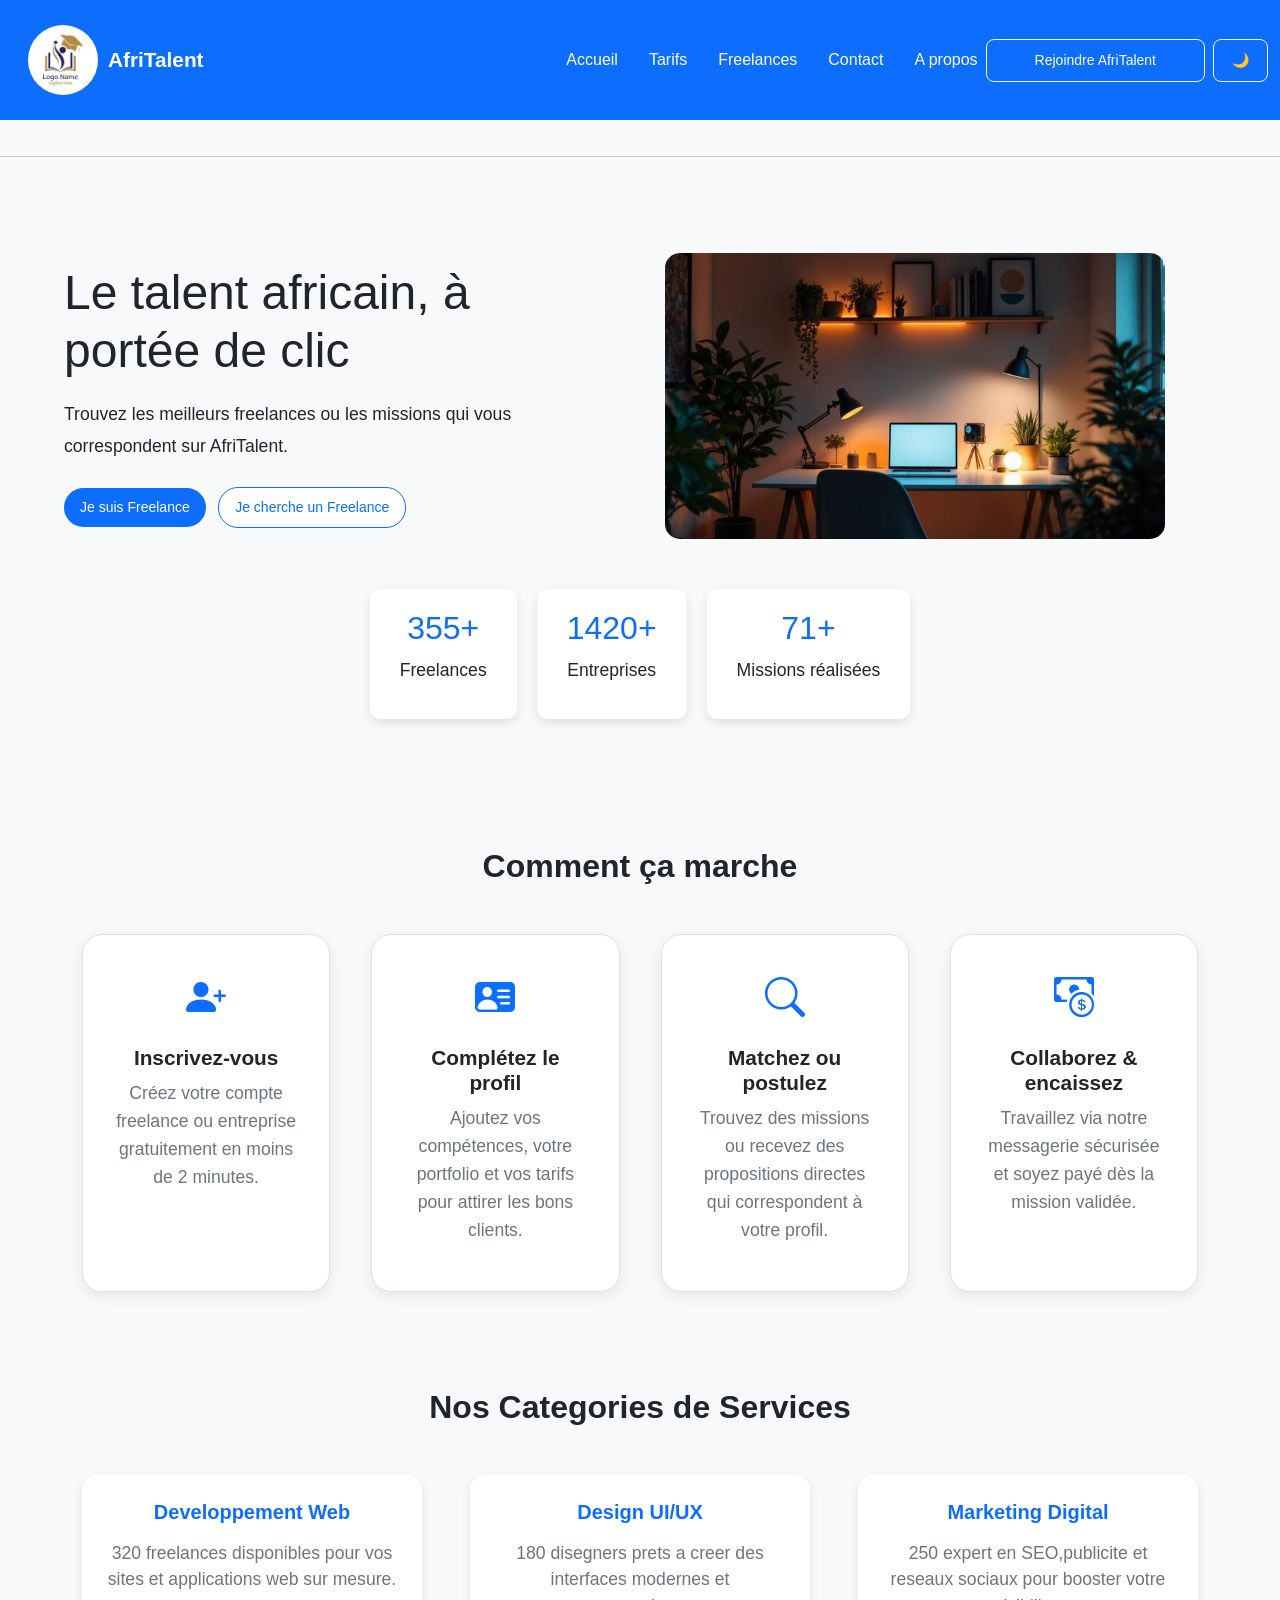
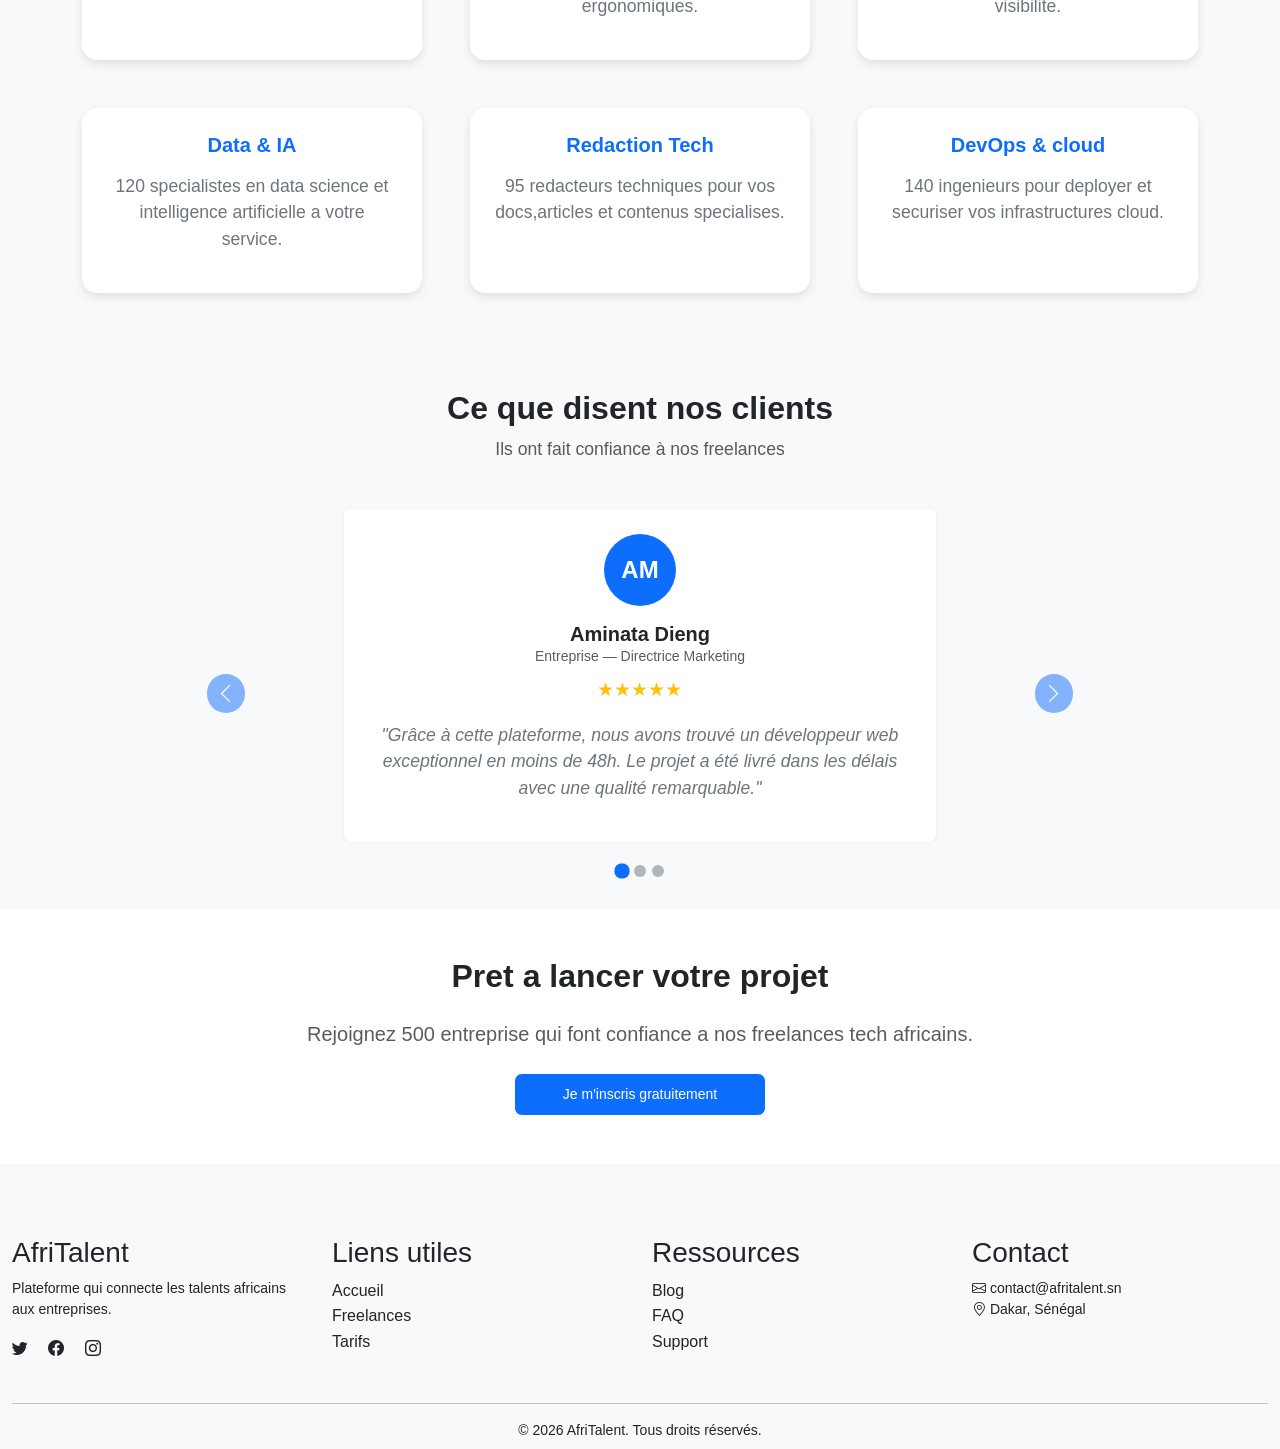
<file: index.html>
<!DOCTYPE html>
<html lang="fr">

<head>
  <meta charset="UTF-8">
  <meta name="viewport" content="width=device-width, initial-scale=1.0">
  <title>AfriTalent — Accueil</title>
  <!-- Bootstrap 5 via CDN : feuille de style -->
  <link href="https://cdn.jsdelivr.net/npm/bootstrap@5.3.0/dist/css/bootstrap.min.css" rel="stylesheet">
  <link rel="stylesheet" href="css/style.css">
</head>

<body>
  <!-- Bootstrap JavaScript -->
  <script src="https://cdn.jsdelivr.net/npm/bootstrap@5.3.0/dist/js/bootstrap.bundle.min.js"></script>
  <!-- Bibliotheque Booststrap Icons -->
  <link href="https://cdn.jsdelivr.net/npm/bootstrap-icons/font/bootstrap-icons.css" rel="stylesheet">
  <!-- =================HEADER============= -->
  <header>
    <!-- BARRE de navigation principale -->
    <nav class="navbar navbar-expand-lg   bg-primary navbar-dark fixed-top">
      <div class="container-fluid">
        <!-- Logo ou Nom principale -->
        <a class="navbar-brand" href=""></a>
        <!-- Boutt menu mobile  -->
        <button class="navbar-toggler" type="button" data-bs-toggle="collapse" data-bs-target="#nav-Menu"
          aria-controls="nav-Menu" aria-expanded="false" aria-label="Toggle navigation">
          <span class="navbar-toggler-icon"></span>
        </button>
        <!-- LA ZONE LOGO -->
        <div class="logo">
          <!-- Image Logo -->
          <img src="images/AfriTalent.jpg" height="70" alt="logo" class="logo-AfriTalent">
          <!-- texte Logo -->
          <span class="nom-de-logo">AfriTalent</span>

        </div>
        <!-- MENU navigation -->
        <div class="collapse navbar-collapse" id="nav-Menu">
          <ul class="navbar-nav ms-auto">
            <!-- Liens du menu -->
            <li class="nav-item"><a class="nav-link" href="index.html">Accueil</a></li>
            <li class="nav-item"><a class="nav-link" href="tarifs.html">Tarifs</a></li>
            <li class="nav-item"><a class="nav-link" href="freelances.html">Freelances</a></li>
            <li class="nav-item"><a class="nav-link" href="contact.html">Contact</a></li>
            <li class="nav-item"><a class="nav-link" href="about.html">A propos</a></li>
            <!-- Bouton Rejoindre AfriTalent -->
            <li class="nav-item">
              <a href="index.html" class="btn btn-light btn-lg px-5">Rejoindre AfriTalent</a>
            </li>
            <!-- Button changement theme sombre -->


            <li class="nav-item">
              <button id="theme-toggle" class="btn btn-outline-light ms-2">🌙</button>
            </li>
          </ul>
        </div>
      </div>
      <!-- Bouton retour en haut -->
      <button id="top-btn">↑</button>

    </nav>
    </header>
  <!-- ===================CONTENU PRINCIPAL===================== -->
  <main>
    <hr>
    <!-- =================================SECTION HERO======================= -->
    <section class="hero fade-in" id="Accueil">

      <div class="hero-container">
        <!-- texte principale -->
        <div class="hero-text">
          <h1>Le talent africain, à portée de clic</h1>

          <p>
            Trouvez les meilleurs freelances ou les missions
            qui vous correspondent sur AfriTalent.
          </p>
          <!-- Boutton ACTION -->
          <div class="hero-buttons">

            <a href="freelances.html" class="btn1">Je suis Freelance</a>
            <a href="freelances.html" class="btn2">Je cherche un Freelance</a>
          </div>
        </div>
        <!-- Image HERO -->
        <div class="hero-image">
          <img src="images/kodi.jpg" alt="Illustration AfriTalent">
        </div>

      </div>
      <!-- Statistique plateform  -->
      <div class="hero-stats">
        <div class="stat-card">
          <h3>500+</h3>
          <p>Freelances</p>
        </div>

        <div class="stat-card">
          <h3>2000+</h3>
          <p>Entreprises</p>
        </div>

        <div class="stat-card">
          <h3>100+</h3>
          <p>Missions réalisées</p>
        </div>
      </div>

    </section>

    <!-- SECTION « COMMENT ÇA MARCHE » -->
    <section id="comment-ca-marche" class="py-5">
      <!-- container Booststrap pour centrer le contenus -->
      <div class="container">
        <!-- Titre pricipal de la section -->
        <h2 class="text-center mb-5">
          <strong>Comment ça marche</strong>
        </h2>
        <!-- Ligne Boostrap contenant les different etapes -->
        <div class="row text-center g-3">
          <!-- =====================    ETAPE1   :INSCRIPTION ================ -->
          <div class="col-md-3">
            <!-- carte etape 1 -->
            <div class="card h-100 border">
              <div class="card-body">
                <!-- Icones Incriprtion -->
                <i class="bi bi-person-plus-fill fs-1"></i>
                <!-- titre  -->
                <h3 class="mt-3">Inscrivez-vous</h3>
                <!-- descrption  -->
                <p>
                  Créez votre compte freelance ou entreprise
                  gratuitement en moins de 2 minutes.
                </p>
              </div>
            </div>
          </div>
          <!-- ============= ETAPE 2:COMPLETER PROFIL ============= -->
          <div class="col-md-3">
            <!-- carte etape 2 -->
            <div class="card h-100 border">
              <div class="card-body">
                <!-- Icone profil -->
                <i class="bi bi-person-vcard-fill fs-1"></i>
                <!-- Titre  -->
                <h3 class="mt-3">Complétez le profil</h3>
                <!-- Description  -->
                <p>
                  Ajoutez vos compétences, votre portfolio et vos tarifs
                  pour attirer les bons clients.
                </p>
              </div>
            </div>
          </div>
          <!-- ========================   ETAPE 3: RECHERCHE MISSION============== -->
          <div class="col-md-3">
            <!-- carte   etapes 3  -->
            <div class="card h-100 border">
              <div class="card-body">
                <!-- icone recherche  -->
                <i class="bi bi-search fs-1"></i>
                <!-- Titre  -->
                <h3 class="mt-3">Matchez ou postulez</h3>
                <!-- Description  -->
                <p>
                  Trouvez des missions ou recevez des propositions
                  directes qui correspondent à votre profil.
                </p>
              </div>
            </div>
          </div>
          <!-- ===========================ETAPES 4:COLABORATION ET PAIEMENT======= -->
          <div class="col-md-3">
            <!-- carte etapes 4  -->
            <div class="card h-100 border">
              <div class="card-body">
                <!-- Icone paiement  -->
                <i class="bi bi-cash-coin fs-1"></i>
                <!-- Titre  -->
                <h3 class="mt-3">Collaborez & encaissez</h3>
                <!-- Description  -->
                <p>
                  Travaillez via notre messagerie sécurisée et soyez
                  payé dès la mission validée.
                </p>
              </div>
            </div>
          </div>

        </div>

      </div>
    </section>


    <!-- section categories de service -->


    <section id="categories-services" class="py-5">
      <!-- conteneur principal Boostrap  -->
      <div class="container">
        <!-- Titre de la section  -->
        <h2 class="text-center mb-5"><strong> Nos Categories de Services</strong></h2>
        <!-- Ligne contenant toutes les categories  -->
        <div class="row g-5">
          <!-- =====================Carte 1:Developpement web ============= -->


          <!-- <div class="col-lg-4 col-md-6"> -->
          <div class="col-12 col-md-6 col-lg-4">

            <article class="service-card text-center">
              <!-- NOM DU Services -->
              <h3 class="h5 mb-3"><strong> Developpement Web </strong></h3>
              <!-- DESCRIPTION  -->
              <p class="text-secondary">320 freelances disponibles pour vos sites et applications web sur mesure.</p>
            </article>

          </div>
          <!-- <div class="col-lg-4 col-md-6"> -->
          <!-- ========================= CARTE 2:DESIGN/UI/UX================ -->
          <div class="col-12 col-md-6 col-lg-4">
            <article class="service-card text-center">
              <!-- Nom du service  -->
              <h3 class="h5 mb-3"><strong> Design UI/UX </strong></h3>
              <!-- Description  -->
              <p class="text-secondary">180 disegners prets a creer des interfaces modernes et ergonomiques.</p>
            </article>

          </div>
          <!-- ======================= CARTE 3:Marketing Digital ============= -->
          <div class="col-12 col-md-6 col-lg-4">
            <!-- <div class="col-lg-4 col-md-6"> -->
            <article class="service-card text-center">
              <!-- Nom du service  -->
              <h3 class="h5 mb-3"><strong>Marketing Digital</strong></h3>
              <!-- Description  -->
              <p class="text-secondary">250 expert en SEO,publicite et reseaux sociaux pour booster votre visibilite.
              </p>
            </article>

          </div>
          <!-- ===============CARTE 4:  DATA ET INTELLIGENCE ARTICIELLE============== -->
          <div class="col-lg-4 col-md-6">
            <article class="service-card text-center">
              <!-- Nom du service  -->
              <h3 class="h5 mb-3"><strong> Data & IA </strong></h3>
              <!-- Description  -->
              <p class="text-secondary">120 specialistes en data science et intelligence artificielle a votre service.
              </p>
            </article>

          </div>
          <!-- ====================CARTE 5:REDACTION TECHNIQUE =================== -->
          <!-- <div class="col-lg-4 col-md-6"> -->
          <div class="col-12 col-md-6 col-lg-4">
            <article class="service-card text-center">
              <!-- Nom du service  -->
              <h3 class="h5 mb-3"><strong> Redaction Tech</strong></h3>
              <p class="text-secondary">95 redacteurs techniques pour vos docs,articles et contenus specialises.</p>
            </article>

          </div>
          <!-- ====================CARTE 6:DEvOPS ET CLOUD =================== -->
          <!-- <div class="col-lg-4 col-md-6"> -->
          <div class="col-12 col-md-6 col-lg-4">
            <article class="service-card text-center">
              <!-- Nom du service  -->
              <h3 class="h5 mb-3"><strong> DevOps & cloud</strong> </h3>
              <!-- Descriton  -->
              <p class="text-secondary">140 ingenieurs pour deployer et securiser vos infrastructures cloud. </p>
            </article>

          </div>
        </div>
      </div>
    </section>
    <!-- < SECTION TEMOIGNAGES> -->

    <section class="py-5 bg-light">
      <div class="container">
        <!-- TITRE  -->
        <h2 class="text-center fw-bold mb-2">Ce que disent nos clients</h2>
        <p class="text-center text-muted mb-5">
          Ils ont fait confiance à nos freelances
        </p>
        <!-- carousel Boostrap  -->

        <div id="carouselTemoignages" class="carousel slide" data-bs-ride="carousel">
          <div class="carousel-inner">
            <!-- Temoignages 1  -->
            <div class="carousel-item active">
              <div class="row justify-content-center">
                <div class="col-md-8">
                  <div class="card border-0 shadow-sm p-4 text-center">
                    <!-- Avatar  -->
                    <div class="d-flex justify-content-center mb-3">
                      <div
                        class="rounded-circle bg-primary text-white d-flex align-items-center justify-content-center fw-bold"
                        style="width: 72px; height: 72px; font-size: 1.5rem">
                        AM
                      </div>
                    </div>
                    <!-- Information du client  -->
                    <h5 class="mb-0 fw-semibold">Aminata Dieng</h5>
                    <p class="text-muted small mb-2">
                      Entreprise — Directrice Marketing
                    </p>
                    <!-- Note  -->
                    <div class="text-warning mb-3">
                      &#9733;&#9733;&#9733;&#9733;&#9733;
                    </div>
                    <!-- Avis  -->
                    <p class="fst-italic text-secondary">
                      "Grâce à cette plateforme, nous avons trouvé un
                      développeur web exceptionnel en moins de 48h. Le projet a
                      été livré dans les délais avec une qualité remarquable."
                    </p>
                  </div>
                </div>
              </div>
            </div>
            <!-- Temoignages 2 -->

            <div class="carousel-item">
              <div class="row justify-content-center">
                <div class="col-md-8">
                  <div class="card border-0 shadow-sm p-4 text-center">
                    <!-- AVATAR  -->
                    <div class="d-flex justify-content-center mb-3">
                      <div
                        class="rounded-circle bg-success text-white d-flex align-items-center justify-content-center fw-bold"
                        style="width: 72px; height: 72px; font-size: 1.5rem">
                        AD
                      </div>
                    </div>
                    <!-- Infornation du client  -->
                    <h5 class="mb-0 fw-semibold">Aissatou Diao</h5>
                    <p class="text-muted small mb-2">
                      Développeuse Front End & Entrepreneur
                    </p>
                    <!-- Note  -->
                    <div class="text-warning mb-3">
                      &#9733;&#9733;&#9733;&#9733;&#9734;
                    </div>
                    <!-- Avis  -->
                    <p class="fst-italic text-secondary">
                      "Une plateforme très bien faite. Les clients sont sérieux
                      et les paiements toujours à temps. Je recommande vivement
                      !"
                    </p>
                  </div>
                </div>
              </div>
            </div>
            <!-- Temoignages 3 -->
            <div class="carousel-item">
              <div class="row justify-content-center">
                <div class="col-md-8">
                  <div class="card border-0 shadow-sm p-4 text-center">
                    <!-- Avatar  -->
                    <div class="d-flex justify-content-center mb-3">
                      <div
                        class="rounded-circle bg-warning text-white d-flex align-items-center justify-content-center fw-bold"
                        style="width: 72px; height: 72px; font-size: 1.5rem">
                        NF
                      </div>
                    </div>
                    <!-- Information du client  -->
                    <h5 class="mb-0 fw-semibold">Ndeye Fatou</h5>
                    <p class="text-muted small mb-2">
                      Entrepreneur — Gestionnaire de projet
                    </p>
                    <!-- Note  -->
                    <div class="text-warning mb-3">
                      &#9733;&#9733;&#9733;&#9733;&#9733;
                    </div>
                    <!-- Avis  -->
                    <p class="fst-italic text-secondary">
                      "Le meilleur investissement pour notre startup. Nos
                      freelances en développement IA ont transformé nos
                      processus métier."
                    </p>
                  </div>
                </div>
              </div>
            </div>
          </div>
          <!-- Boutton precedent / suivant  -->
          <button class="carousel-control-prev" type="button" data-bs-target="#carouselTemoignages"
            data-bs-slide="prev">
            <span class="carousel-control-prev-icon"></span>
            <span class="visually-hidden">Précédent</span>
          </button>
          <button class="carousel-control-next" type="button" data-bs-target="#carouselTemoignages"
            data-bs-slide="next">
            <span class="carousel-control-next-icon"></span>
            <span class="visually-hidden">Suivant</span>
          </button>
          <div class="carousel-indicators position-relative mt-4">
            <button type="button" data-bs-target="#carouselTemoignages" data-bs-slide-to="0" class="active bg-primary"
              aria-current="true" style="
                width: 10px;
                height: 10px;
                border-radius: 50%;
                border: none;
              "></button>
            <!-- INDICATEUR  -->
            <button type="button" data-bs-target="#carouselTemoignages" data-bs-slide-to="1" class="bg-secondary" style="
                width: 10px;
                height: 10px;
                border-radius: 50%;
                border: none;
              "></button>
            <button type="button" data-bs-target="#carouselTemoignages" data-bs-slide-to="2" class="bg-secondary" style="
                width: 10px;
                height: 10px;
                border-radius: 50%;
                border: none;
              "></button>
          </div>
        </div>
      </div>
    </section>

    <!-- SECTION  APPEL A L'ACTION (CTA) -->
    <section id="cta" class="py-5 bg-white text-center ">
      <div class="container">
        <!-- Titre principal  -->
        <h2 class="fw-bold mb-4">Pret a lancer votre projet</h2>
        <!-- texte descriptif  -->
        <p class="lead mb-4 text-muted"><strong> Rejoignez 500 entreprise qui font confiance a nos freelances tech
            africains.</strong></p>
        <!-- Boutton d'inscription  -->
        <div class="col-lg-6 mx-auto">
          <a href="contact.html" class="btn btn-light btn-lg px-5">
            Je m'inscris gratuitement
          </a>
        </div>
      </div>
    </section>
  </main>
  <!-- /Section FOOTER// -->

  <footer class=" pt-4 pb-2 mt-5">
    <div class="container-fluid">
      <div class="row">

        <!-- Colonne 1 : presentation  AfriTalent -->
        <div class="col-md-3 mb-3">
          <h3>AfriTalent</h3>
          <p class="small">Plateforme qui connecte les talents africains aux entreprises.</p>
          <!-- RESEAUX SOCIAUX  -->
          <a href="#" class="text-dark me-3"><i class="bi bi-twitter"></i></a>
          <a href="#" class="text-dark me-3"><i class="bi bi-facebook"></i></a>
          <a href="#" class="text-dark"><i class="bi bi-instagram"></i></a>
        </div>

        <!-- Colonne 2 : Liens utiles -->
        <div class="col-md-3 mb-3">
          <h3>Liens utiles</h3>
          <ul class="list-unstyled">
            <li><a href="index.html" class="text-dark text-decoration-none">Accueil</a></li>
            <li><a href="freelances.html" class="text-dark text-decoration-none">Freelances</a></li>
            <li><a #href="tarifs.html" class="text-dark text-decoration-none">Tarifs</a></li>
          </ul>
        </div>

        <!-- Colonne 3 : Ressources -->
        <div class="col-md-3 mb-3">
          <h3>Ressources</h3>
          <ul class="list-unstyled">
            <li><a href="#" class="text-dark text-decoration-none">Blog</a></li>
            <li><a href="#" class="text-dark text-decoration-none">FAQ</a></li>
            <li><a href="#" class="text-dark text-decoration-none">Support</a></li>
          </ul>
        </div>

        <!-- Colonne 4 : Contact -->
        <div class="col-md-3 mb-3">
          <h3>Contact</h3>
          <p class="small text-dark text-decoration-none">
            <i class="bi bi-envelope"></i> contact@afritalent.sn<br>
            <i class="bi bi-geo-alt"></i> Dakar, Sénégal
          </p>
        </div>

      </div>

      <!-- Ligne copyright avec année dynamique -->
      <hr class="bg-secondary">
      <p class="text-center small mb-0">
        © <span id="year"></span> AfriTalent. Tous droits réservés.
      </p>
    </div>


  </footer>
  <script>
    document.getElementById('year').textContent = new Date().getFullYear();
  </script>
  <link href="https://cdn.jsdelivr.net/npm/bootstrap-icons/font/bootstrap-icons.css" rel="stylesheet">





  <script src="js/main.js"></script>



</body>

</html>
</file>
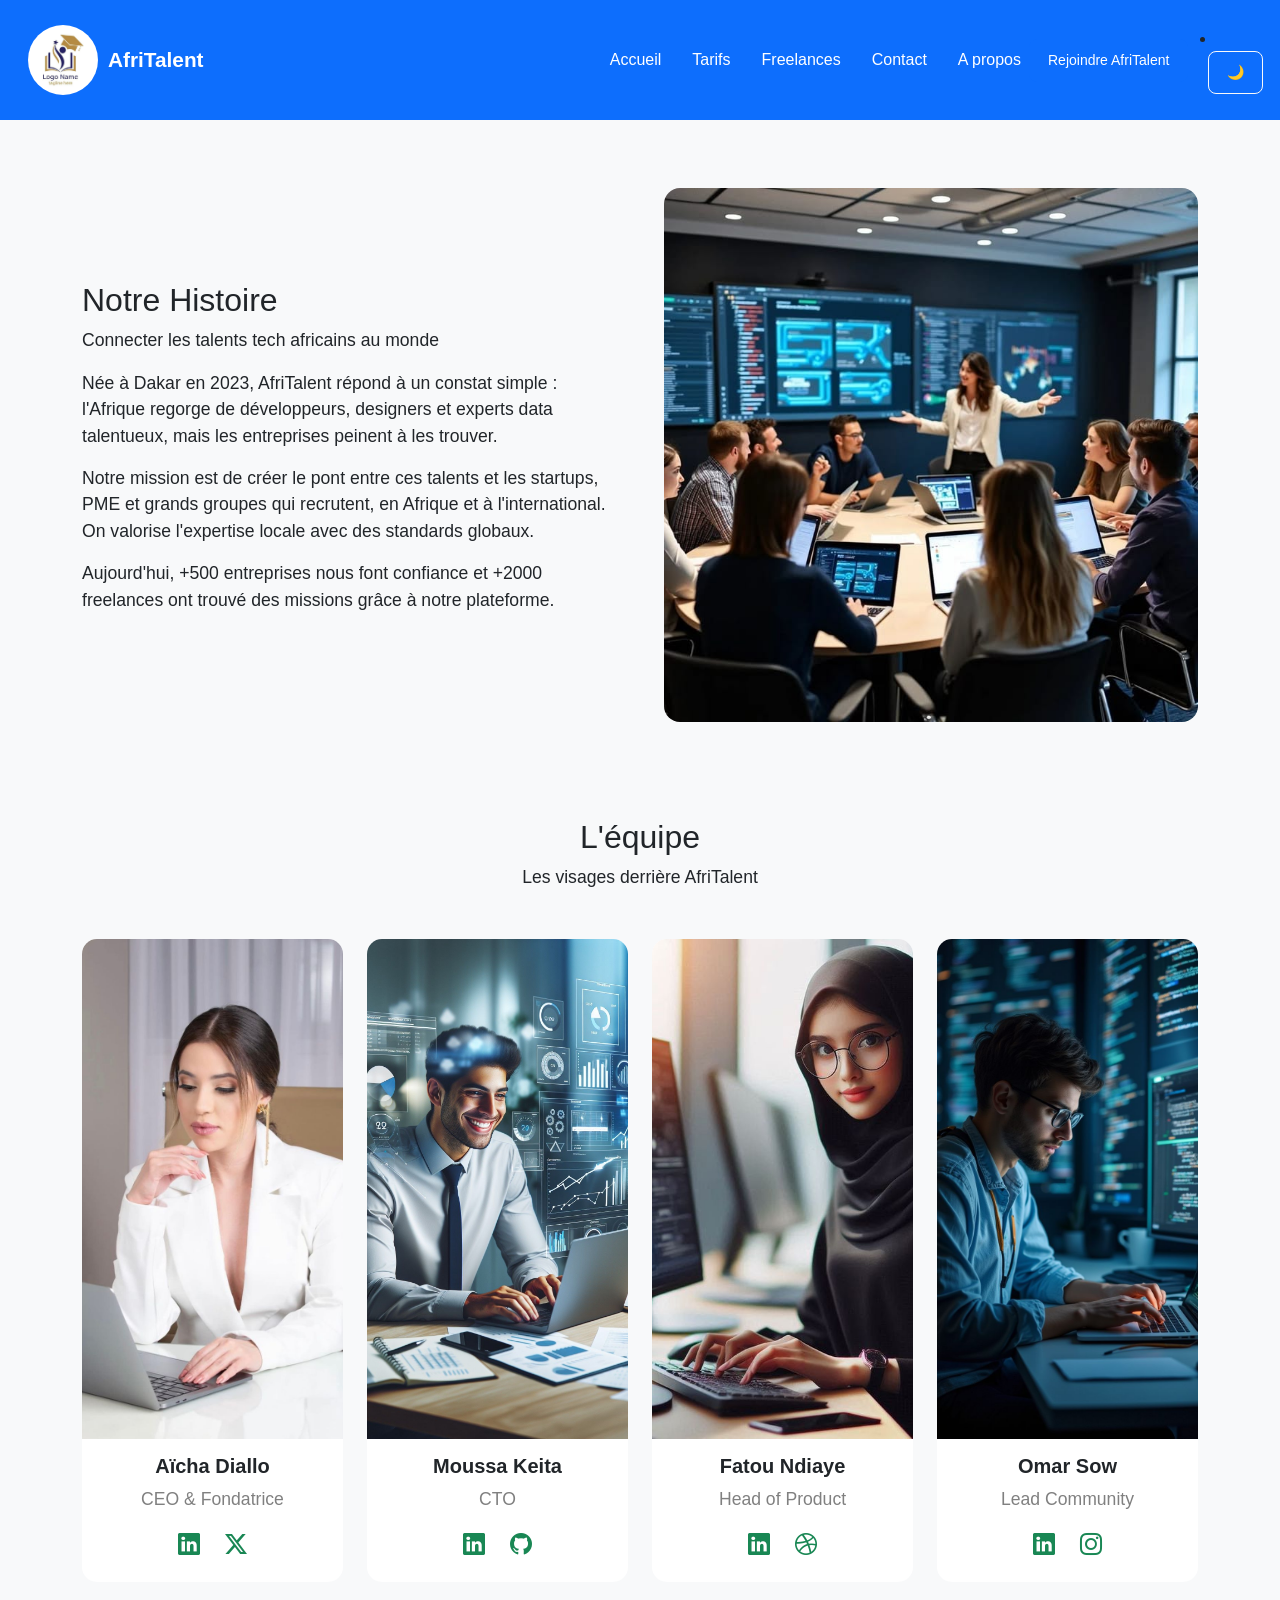
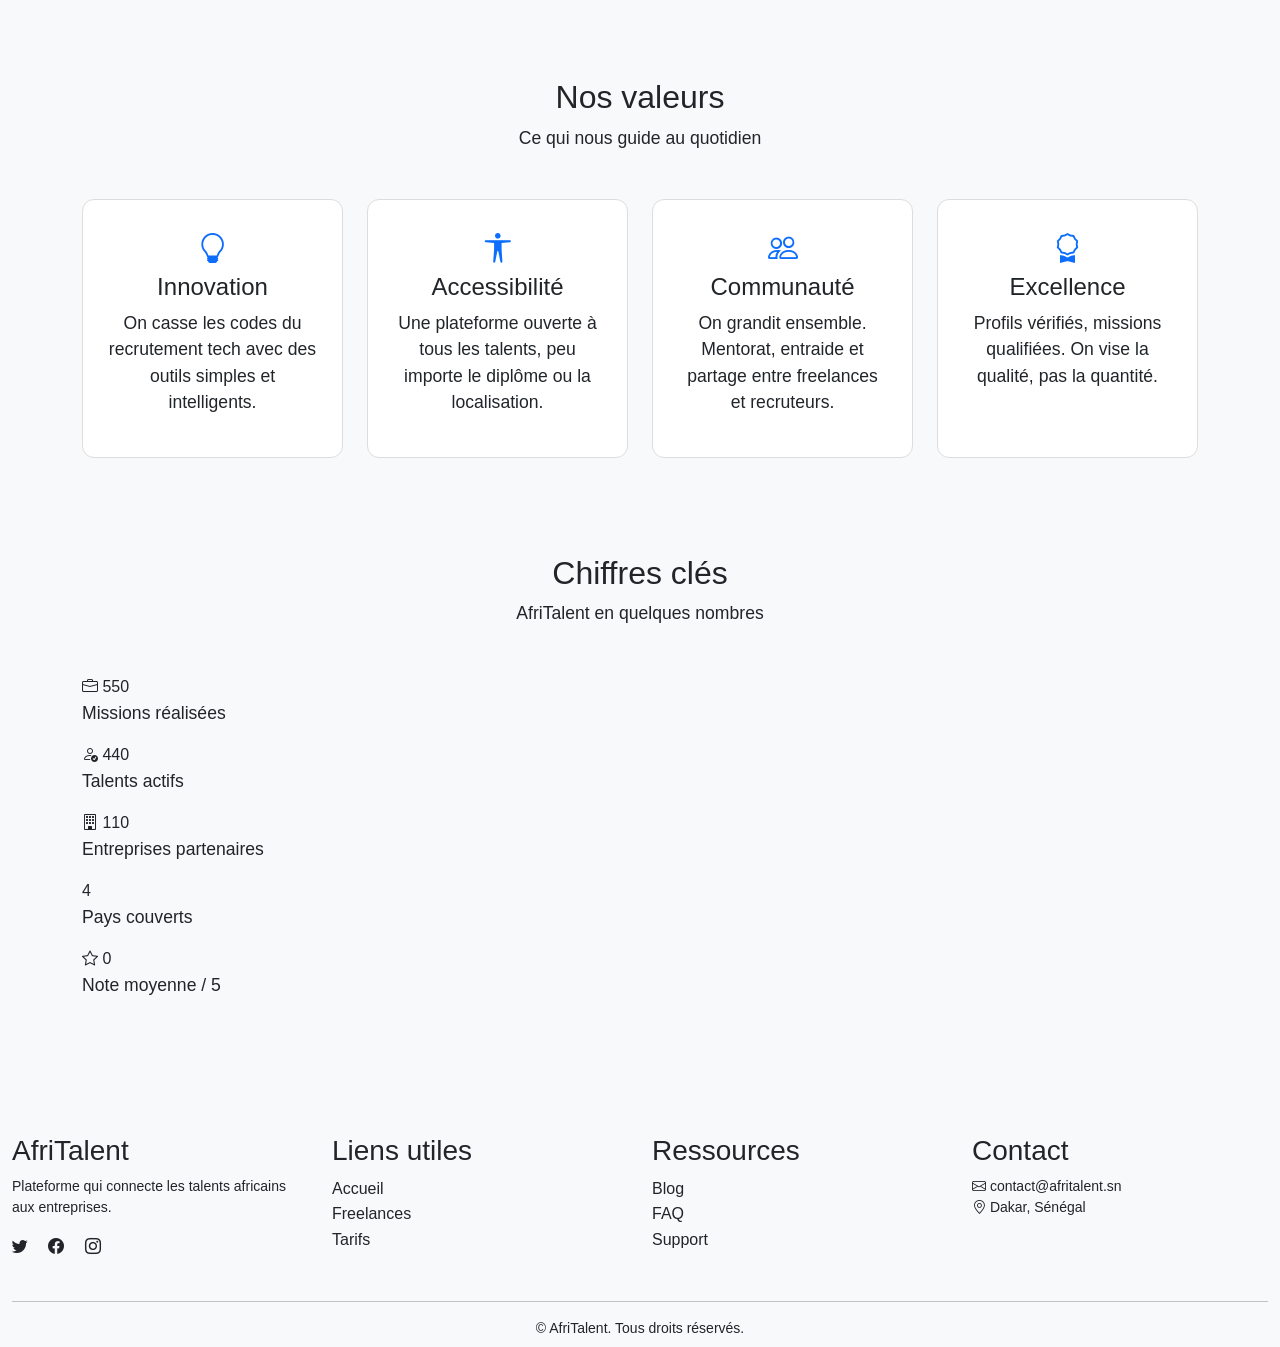
<file: about.html>
<!DOCTYPE html>
<html lang="fr">

<head>
    <meta charset="UTF-8">
    <meta name="viewport" content="width=device-width, initial-scale=1.0">
    <title>AfriTalent — Accueil</title>
    <!-- Bootstrap 5 via CDN : feuille de style -->
    <link href="https://cdn.jsdelivr.net/npm/bootstrap@5.3.0/dist/css/bootstrap.min.css" rel="stylesheet">
    <link rel="stylesheet" href="css/style.css">
</head>

<body>
    <!-- ======================NAVBAR =============== -->
    <nav class="navbar navbar-expand-lg   bg-primary navbar-dark fixed-top">
        <div class="container-fluid">
            <!-- Button  logo  -->
            <a class="navbar-brand" href="#"></a>
            <!-- Menu responsive  -->
            <button class="navbar-toggler" type="button" data-bs-toggle="collapse" data-bs-target="#nav-Menu"
                aria-controls="nav-Menu" aria-expanded="false" aria-label="Toggle navigation">
                <span class="navbar-toggler-icon"></span>
            </button>
            <!-- Logo AfriTalent -->
            <div class="logo">
                <img src="images/AfriTalent.jpg" height="70" alt="logo" class="logo AfriTalent" />
                <span class="nom-de-logo">AfriTalent</span>

            </div>
            <!-- Les liens -->
            <div class="collapse navbar-collapse" id="nav-Menu">
                <ul class="navbar-nav ms-auto">
                    <li class="nav-item"><a class="nav-link" href="index.html">Accueil</a></li>
                    <li class="nav-item"><a class="nav-link" href="tarifs.html">Tarifs</a></li>
                    <li class="nav-item"><a class="nav-link" href="freelances.html">Freelances</a></li>
                    <li class="nav-item"><a class="nav-link" href="contact.html">Contact</a></li>
                    <li class="nav-item"><a class="nav-link" href="about.html">A propos</a></li>
                    <li>
                        <!-- Boutton rejoindre  -->
                        <a href="index.html" class="btn">Rejoindre AfriTalent</a>
                    </li>
                </ul>
            </div>
        </div>
        </div>
        <!-- Dark mode sombre  -->
        <li class="nav-item">
            <button id="theme-toggle" class="btn btn-outline-light ms-2">🌙</button>
        </li>

        <button id="top-btn">↑</button>
    </nav>
    <!-- SECTION 1 : NOTRE HISTOIRE avec texte + image -->
    <section class="py-5" id="histoire">
        <div class="container">
            <div class="row align-items-center g-5">
                <!-- texte presentation  -->
                <div class="col-lg-6">
                    <h2>Notre Histoire</h2>
                    <p class="lead-about">Connecter les talents tech africains au monde</p>
                    <p>Née à Dakar en 2023, AfriTalent répond à un constat simple : l'Afrique regorge de développeurs,
                        designers et experts data talentueux, mais les entreprises peinent à les trouver.</p>
                    <p>Notre mission est de créer le pont entre ces talents et les startups, PME et grands groupes qui
                        recrutent, en Afrique et à l'international. On valorise l'expertise locale avec des standards
                        globaux.</p>
                    <p>Aujourd'hui, +500 entreprises nous font confiance et +2000 freelances ont trouvé des missions
                        grâce à notre plateforme.</p>
                </div>
                <!-- Images equipe  -->
                <div class="col-lg-6">


                    <img src="images/Equipe.jpg" alt="Equipe Afritalent" class="img-fluid rounded-4">
                </div>
            </div>
        </div>
    </section>

    <!-- SECTION 2 : L'ÉQUIPE - 4 membres fictifs en cartes avec photo, nom, poste, liens réseaux -->
    <section class="py-5 bg-light" id="equipe">
        <div class="container">
            <!-- Titre  -->
            <div class="text-center mb-5">
                <h2>L'équipe</h2>
                <p class="lead-about">Les visages derrière AfriTalent</p>
            </div>
            <!-- Membre  -->
            <div class="row g-4 justify-content-center">

                <!-- Carte Membre 1 -->
                <div class="col-lg-3 col-md-6">
                    <div class="card team-card h-100 text-center">
                        <img src="images/avatar7.jpg" alt="Aïcha Diallo" class="card-img-top"
                            style="height: 500px; object-fit: cover;">
                        <h4>Aïcha Diallo</h4>
                        <p class="poste">CEO & Fondatrice</p>
                        <div class="social-links">
                            <a href="#"><i class="bi bi-linkedin"></i></a>
                            <a href="#"><i class="bi bi-twitter-x"></i></a>
                        </div>
                    </div>
                </div>

                <!-- Carte Membre 2 -->
                <div class="col-lg-3 col-md-6">
                    <div class="card team-card h-70 text-center">
                        <img src="images/avatar14.jpg" alt="Moussa Keita" class="card-img-top"
                            style="height: 500px; object-fit: cover;">
                        <h4>Moussa Keita</h4>
                        <p class="poste">CTO</p>
                        <!-- RESEAUX -->
                        <div class="social-links">
                            <a href="#"><i class="bi bi-linkedin"></i></a>
                            <a href="#"><i class="bi bi-github"></i></a>
                        </div>
                    </div>
                </div>

                <!-- Carte Membre 3 -->
                <div class="col-lg-3 col-md-6">
                    <div class=" card team-card h-100 text-center">
                        <img src="images/avatar12.jpg" alt="Fatou Ndiaye" class="card-img-top"
                            style="height: 500px; object-fit: cover;">
                        <h4>Fatou Ndiaye</h4>
                        <p class="poste">Head of Product</p>
                        <!-- RESEAUX -->
                        <div class="social-links">
                            <a href="#"><i class="bi bi-linkedin"></i></a>
                            <a href="#"><i class="bi bi-dribbble"></i></a>
                        </div>
                    </div>
                </div>

                <!-- Carte Membre 4 -->
                <div class="col-lg-3 col-md-6">
                    <div class="card team-card h-100 text-center">
                        <img src="images/avatar15 - Copie.jpg" alt="Omar Sow" class="card-img-top"
                            style="height: 500px; object-fit: cover;">
                        <h4>Omar Sow</h4>
                        <p class="poste">Lead Community</p>
                        <!-- RESEAUX -->
                        <div class="social-links">
                            <a href="#"><i class="bi bi-linkedin"></i></a>
                            <a href="#"><i class="bi bi-instagram"></i></a>
                        </div>
                    </div>
                </div>

            </div>
        </div>
    </section>

    <!-- SECTION 3 : NOS VALEURS - 4 valeurs avec icônes et descriptions -->
    <section class="py-5" id="valeurs">
        <div class="container">
            <!-- Titre  -->
            <div class="text-center mb-5">
                <h2>Nos valeurs</h2>
                <p class="lead-about">Ce qui nous guide au quotidien</p>
            </div>
            <!-- liste des valeur  -->
            <div class="row g-4">
                <!-- Valeur 1 -->
                <div class="col-lg-3 col-md-6">
                    <div class="valeur-card">
                        <i class="bi bi-lightbulb"></i>
                        <h4>Innovation</h4>
                        <p>On casse les codes du recrutement tech avec des outils simples et intelligents.</p>
                    </div>
                </div>
                <!-- Valeur 2 -->
                <div class="col-lg-3 col-md-6">
                    <div class="valeur-card">
                        <i class="bi bi-universal-access"></i>
                        <h4>Accessibilité</h4>
                        <p>Une plateforme ouverte à tous les talents, peu importe le diplôme ou la localisation.</p>
                    </div>
                </div>
                <!-- Vleur 3 -->
                <div class="col-lg-3 col-md-6">
                    <div class="valeur-card">
                        <i class="bi bi-people"></i>
                        <h4>Communauté</h4>
                        <p>On grandit ensemble. Mentorat, entraide et partage entre freelances et recruteurs.</p>
                    </div>
                </div>
                <!-- Valeur 4 -->
                <div class="col-lg-3 col-md-6">
                    <div class="valeur-card">
                        <i class="bi bi-award"></i>
                        <h4>Excellence</h4>
                        <p>Profils vérifiés, missions qualifiées. On vise la qualité, pas la quantité.</p>
                    </div>
                </div>

            </div>
        </div>
    </section>

    <!-- SECTION 4 : CHIFFRES CLÉS en Bento Grid avec compteurs JavaScript animés -->
    <section class="py-5 bg-light" id="chiffres">
        <div class="container">
            <!-- Titre  -->
            <div class="text-center mb-5">
                <h2>Chiffres clés</h2>
                <p class="lead-about">AfriTalent en quelques nombres</p>
            </div>
            <!-- Bento  Grid statistique  -->
            <div class="bento-grid">
                <!-- Bloc mission  -->
                <div class="bento-item grand">

                    <i class="bi bi-briefcase"></i>
                    <!-- Compteur js  -->
                    <span class="counter" data-target="2500">0</span>
                    <p>Missions réalisées</p>
                </div>
                <div class="bento-item">
                    <i class="bi bi-person-check"></i>
                    <span class="counter" data-target="2000">0</span>
                    <p>Talents actifs</p>
                </div>
                <div class="bento-item">
                    <i class="bi bi-building"></i>
                    <!-- Compteur js  -->
                    <span class="counter" data-target="500">0</span>
                    <p>Entreprises partenaires</p>
                </div>
                <div class="bento-item large">
                    <i class="bi bi-globe-africa"></i>
                    <!-- Compteur js  -->
                    <span class="counter" data-target="15">0</span>
                    <p>Pays couverts</p>
                </div>
                <div class="bento-item">
                    <i class="bi bi-star"></i>
                    <!-- Compteur js  -->
                    <span class="counter-decimal" data-target="4.8">0</span>
                    <p>Note moyenne / 5</p>
                </div>
            </div>

        </div>
    </section>

    <footer class=" pt-4 pb-2 mt-5">
        <div class="container-fluid">
            <div class="row">

                <!-- Colonne 1 : AfriTalent -->
                <div class="col-md-3 mb-3">
                    <h3>AfriTalent</h3>
                    <p class="small">Plateforme qui connecte les talents africains aux entreprises.</p>
                    <a href="#" class="text-dark me-3"><i class="bi bi-twitter"></i></a>
                    <a href="#" class="text-dark me-3"><i class="bi bi-facebook"></i></a>
                    <a href="#" class="text-dark"><i class="bi bi-instagram"></i></a>
                </div>

                <!-- Colonne 2 : Liens utiles -->
                <div class="col-md-3 mb-3">
                    <h3>Liens utiles</h3>
                    <ul class="list-unstyled">
                        <li><a href="index.html" class="text-dark text-decoration-none">Accueil</a></li>
                        <li><a href="freelances.html" class="text-dark text-decoration-none">Freelances</a></li>
                        <li><a href="tarifs.html" class="text-dark text-decoration-none">Tarifs</a></li>
                    </ul>
                </div>

                <!-- Colonne 3 : Ressources -->
                <div class="col-md-3 mb-3">
                    <h3>Ressources</h3>
                    <ul class="list-unstyled">
                        <li><a href="#" class="text-dark text-decoration-none">Blog</a></li>
                        <li><a href="#" class="text-dark text-decoration-none">FAQ</a></li>
                        <li><a href="#" class="text-dark text-decoration-none">Support</a></li>
                    </ul>
                </div>

                <!-- Colonne 4 : Contact -->
                <div class="col-md-3 mb-3">
                    <h3>Contact</h3>
                    <p class="small text-dark text-decoration-none">
                        <i class="bi bi-envelope"></i> contact@afritalent.sn<br>
                        <i class="bi bi-geo-alt"></i> Dakar, Sénégal
                    </p>
                </div>

            </div>

            <!-- Ligne copyright avec année dynamique -->
            <hr class="bg-secondary">
            <p class="text-center  small mb-0">
                © <span id="year"></span> AfriTalent. Tous droits réservés.
            </p>
        </div>

    </footer>


<link href="https://cdn.jsdelivr.net/npm/bootstrap-icons/font/bootstrap-icons.css" rel="stylesheet">

    <script src="js/main.js"></script>


</body>

</html>
</file>
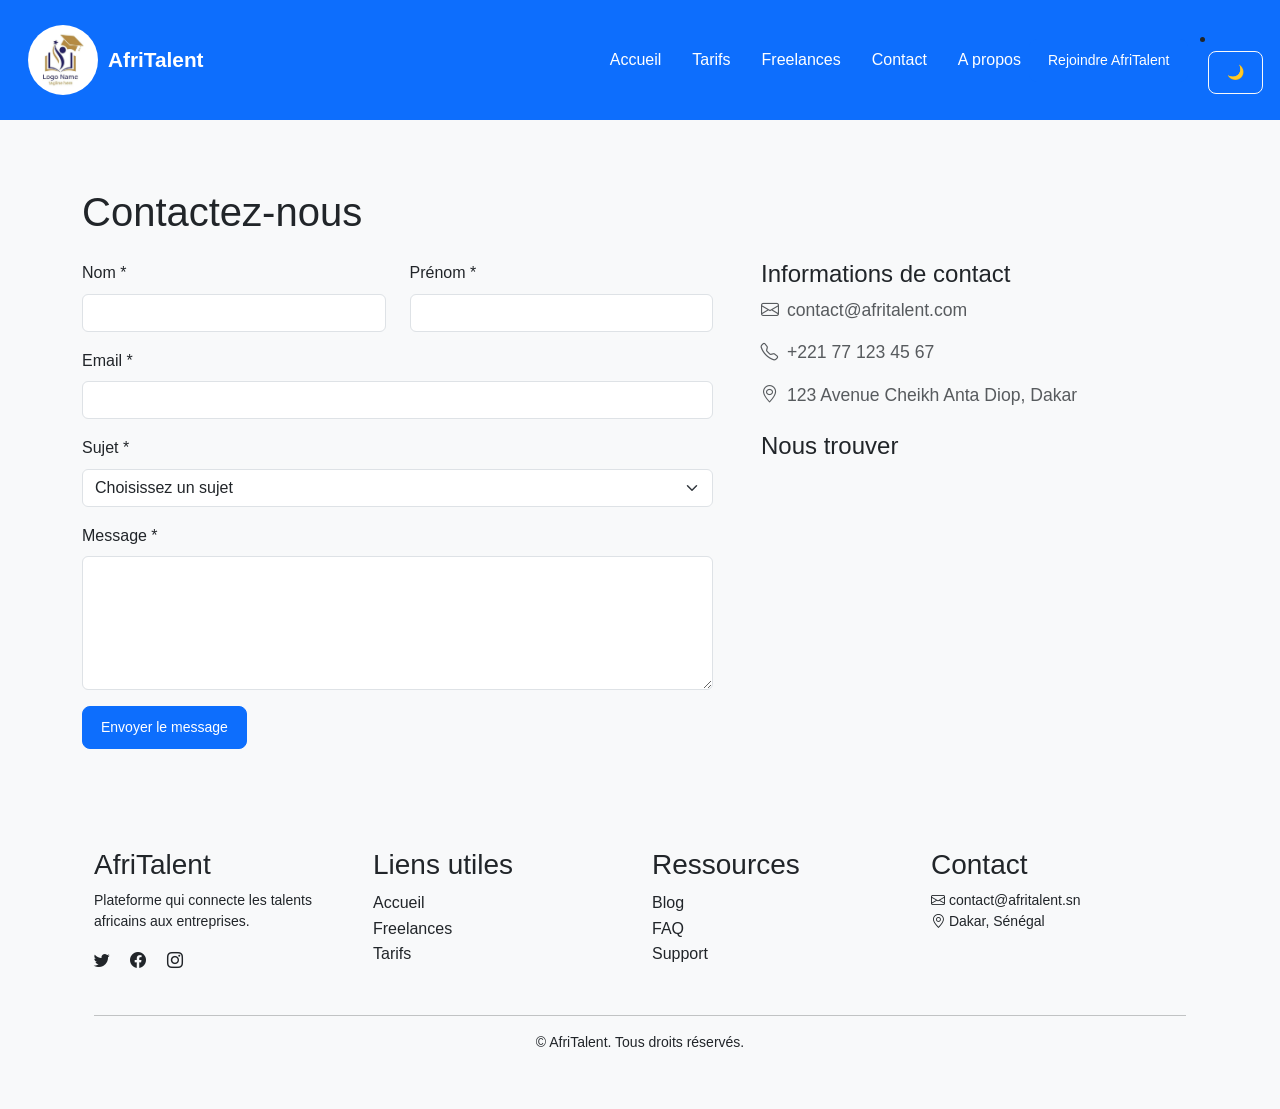
<file: contact.html>
<!DOCTYPE html>
<html lang="fr">

<head>
  <meta charset="UTF-8">
  <meta name="viewport" content="width=device-width, initial-scale=1.0">
  <title>AfriTalent — Accueil</title>
  <!-- Bootstrap 5 via CDN : feuille de style -->
  <link href="https://cdn.jsdelivr.net/npm/bootstrap@5.3.0/dist/css/bootstrap.min.css" rel="stylesheet">
  <link rel="stylesheet" href="css/style.css">
</head>

<body>


  <script src="https://cdn.jsdelivr.net/npm/bootstrap@5.3.0/dist/js/bootstrap.bundle.min.js"></script>
  <link href="https://cdn.jsdelivr.net/npm/bootstrap-icons/font/bootstrap-icons.css" rel="stylesheet">
  <!-- ===============NAVBAR===============  -->
  <nav class="navbar navbar-expand-lg   bg-primary navbar-dark  fixed-top">
    <div class="container-fluid">
      <!-- bouton menu responsive  -->
      <a class="navbar-brand" href="#"></a>
      <button class="navbar-toggler" type="button" data-bs-toggle="collapse" data-bs-target="#nav-Menu"
        aria-controls="nav-Menu" aria-expanded="false" aria-label="Toggle navigation">
        <span class="navbar-toggler-icon"></span>
      </button>




      <!-- LOGO  -->
      <div class="logo">
        <img src="images/AfriTalent.jpg" height="70" alt="logo" class="logo AfriTalent" />
        <span class="nom-de-logo">AfriTalent</span>
 
      </div>
      <!-- MENU DE NAVIGATION  -->
      <div class="navbar-collapse" id="nav-Menu">
        <ul class="navbar-nav ms-auto">
          <!-- LES LIENS  -->
          <li class="nav-item"><a class="nav-link" href="index.html">Accueil</a></li>
          <li class="nav-item"><a class="nav-link" href="tarifs.html">Tarifs</a></li>
          <li class="nav-item"><a class="nav-link" href="freelances.html">Freelances</a></li>
          <li class="nav-item"><a class="nav-link" href="contact.html">Contact</a></li>
          <li class="nav-item"><a class="nav-link" href="about.html">A propos</a></li>
          <li>
            <a href="index.html" class="btn">Rejoindre AfriTalent</a>
          </li>
        </ul>
      </div>
    </div>
    </div>
    <!-- DARK mode  -->
    <li class="nav-item">
      <button id="theme-toggle" class="btn btn-outline-light ms-2">🌙</button>
    </li>
    <!-- BOUTTON RETOUR EN HAUT  -->
    <button id="top-btn">↑</button>
  </nav>

  <!-- ===================SECTION CONTACT ============ -->
  <div class="container my-5">
    <h1 class="mb-4">Contactez-nous</h1>
    <!-- TITRE  -->
    <div class="row g-5">
      <!-- Colonne Formulaire -->
      <div class="col-lg-7">
        <form id="contactForm" novalidate>
          <!-- Message succès -->
          <div id="successMessage" class="alert alert-success d-none" role="alert">
            Message envoyé avec succès ! Nous vous répondrons bientôt.
          </div>
          <!-- PARTIE NOM+PRENOM  -->
          <div class="row">
            <div class="col-md-6 mb-3">
              <label for="nom" class="form-label">Nom *</label>
              <input type="text" class="form-control" id="nom" required>
              <div class="invalid-feedback">Le nom est requis.</div>
            </div>
            <div class="col-md-6 mb-3">
              <label for="prenom" class="form-label">Prénom *</label>
              <input type="text" class="form-control" id="prenom" required>
              <div class="invalid-feedback">Le prénom est requis.</div>
            </div>
          </div>
          <!-- PARTIE EMAIL  -->
          <div class="mb-3">
            <label for="email" class="form-label">Email *</label>
            <input type="email" class="form-control" id="email" required>
            <div class="invalid-feedback">Veuillez entrer un email valide.</div>
          </div>
          <!-- SUJET  -->
          <div class="mb-3">
            <label for="sujet" class="form-label">Sujet *</label>
            <select class="form-select" id="sujet" required>
              <option value="">Choisissez un sujet</option>
              <option value="support">Support technique</option>
              <option value="partenariat">Partenariat</option>
              <option value="autre">Autre demande</option>
            </select>
            <div class="invalid-feedback">Veuillez choisir un sujet.</div>
          </div>
          <!-- PARTIE MESSAGE  -->
          <div class="mb-3">
            <label for="message" class="form-label">Message *</label>
            <textarea class="form-control" id="message" rows="5" required></textarea>
            <div class="invalid-feedback">Le message doit contenir au moins 20 caractères.</div>
          </div>

          <button type="submit" class="btn btn-primary">Envoyer le message</button>
        </form>
      </div>

      <div class="col-lg-5">
        <h4>Informations de contact</h4>
        <p class="text-muted"><i class="bi bi-envelope me-2"></i>contact@afritalent.com</p>
        <p class="text-muted"><i class="bi bi-telephone me-2"></i>+221 77 123 45 67</p>
        <p class="text-muted"><i class="bi bi-geo-alt me-2"></i>123 Avenue Cheikh Anta Diop, Dakar</p>

        <h4 class="mt-4">Nous trouver</h4>
        <!-- Carte Google Maps intégrée demandée -->
        <iframe
          src="https://www.google.com/maps/embed?pb=!1m18!1m12!1m3!1d3859.143155717!2d-17.444053685158!3d14.693700089755!2m3!1f0!2f0!3f0!3m2!1i1024!2i768!4f13.1!3m3!1m2!1s0xec172f5b3b6f9f1%3A0x4b4b4b4b!2sDakar!5e0!3m2!1sfr!2ssn!4v1700000000000"
          width="100%" height="300" style="border:0;" allowfullscreen="" loading="lazy">
        </iframe>
      </div>

      </section>
      <footer class=" pt-4 pb-2 mt-5">
        <div class="container-fluid">
          <div class="row">

            <!-- Colonne 1 : AfriTalent -->
            <div class="col-md-3 mb-3">
              <h3>AfriTalent</h3>
              <p class="small">Plateforme qui connecte les talents africains aux entreprises.</p>
              <a href="#" class="text-dark me-3"><i class="bi bi-twitter"></i></a>
              <a href="#" class="text-dark me-3"><i class="bi bi-facebook"></i></a>
              <a href="#" class="text-dark"><i class="bi bi-instagram"></i></a>
            </div>

            <!-- Colonne 2 : Liens utiles -->
            <div class="col-md-3 mb-3">
              <h3>Liens utiles</h3>
              <ul class="list-unstyled">
                <li><a href="index.html" class="text-dark text-decoration-none">Accueil</a></li>
                <li><a href="freelances.html" class="text-dark text-decoration-none">Freelances</a></li>
                <li><a href="tarifs.html" class="text-dark text-decoration-none">Tarifs</a></li>
              </ul>
            </div>

            <!-- Colonne 3 : Ressources -->
            <div class="col-md-3 mb-3">
              <h3>Ressources</h3>
              <ul class="list-unstyled">
                <li><a href="#" class="text-dark text-decoration-none">Blog</a></li>
                <li><a href="#" class="text-dark text-decoration-none">FAQ</a></li>
                <li><a href="#" class="text-dark text-decoration-none">Support</a></li>
              </ul>
            </div>

            <!-- Colonne 4 : Contact -->
            <div class="col-md-3 mb-3">
              <h3>Contact</h3>
              <p class="small text-dark text-decoration-none">
                <i class="bi bi-envelope"></i> contact@afritalent.sn<br>
                <i class="bi bi-geo-alt"></i> Dakar, Sénégal
              </p>
            </div>

          </div>

          <!-- Ligne copyright avec année dynamique -->
          <hr class="bg-secondary">
          <p class="text-center small mb-0">
            © <span id="year"></span> AfriTalent. Tous droits réservés.
          </p>
        </div>
        <script src="js/main.js"></script>

</body>

</html>
</file>
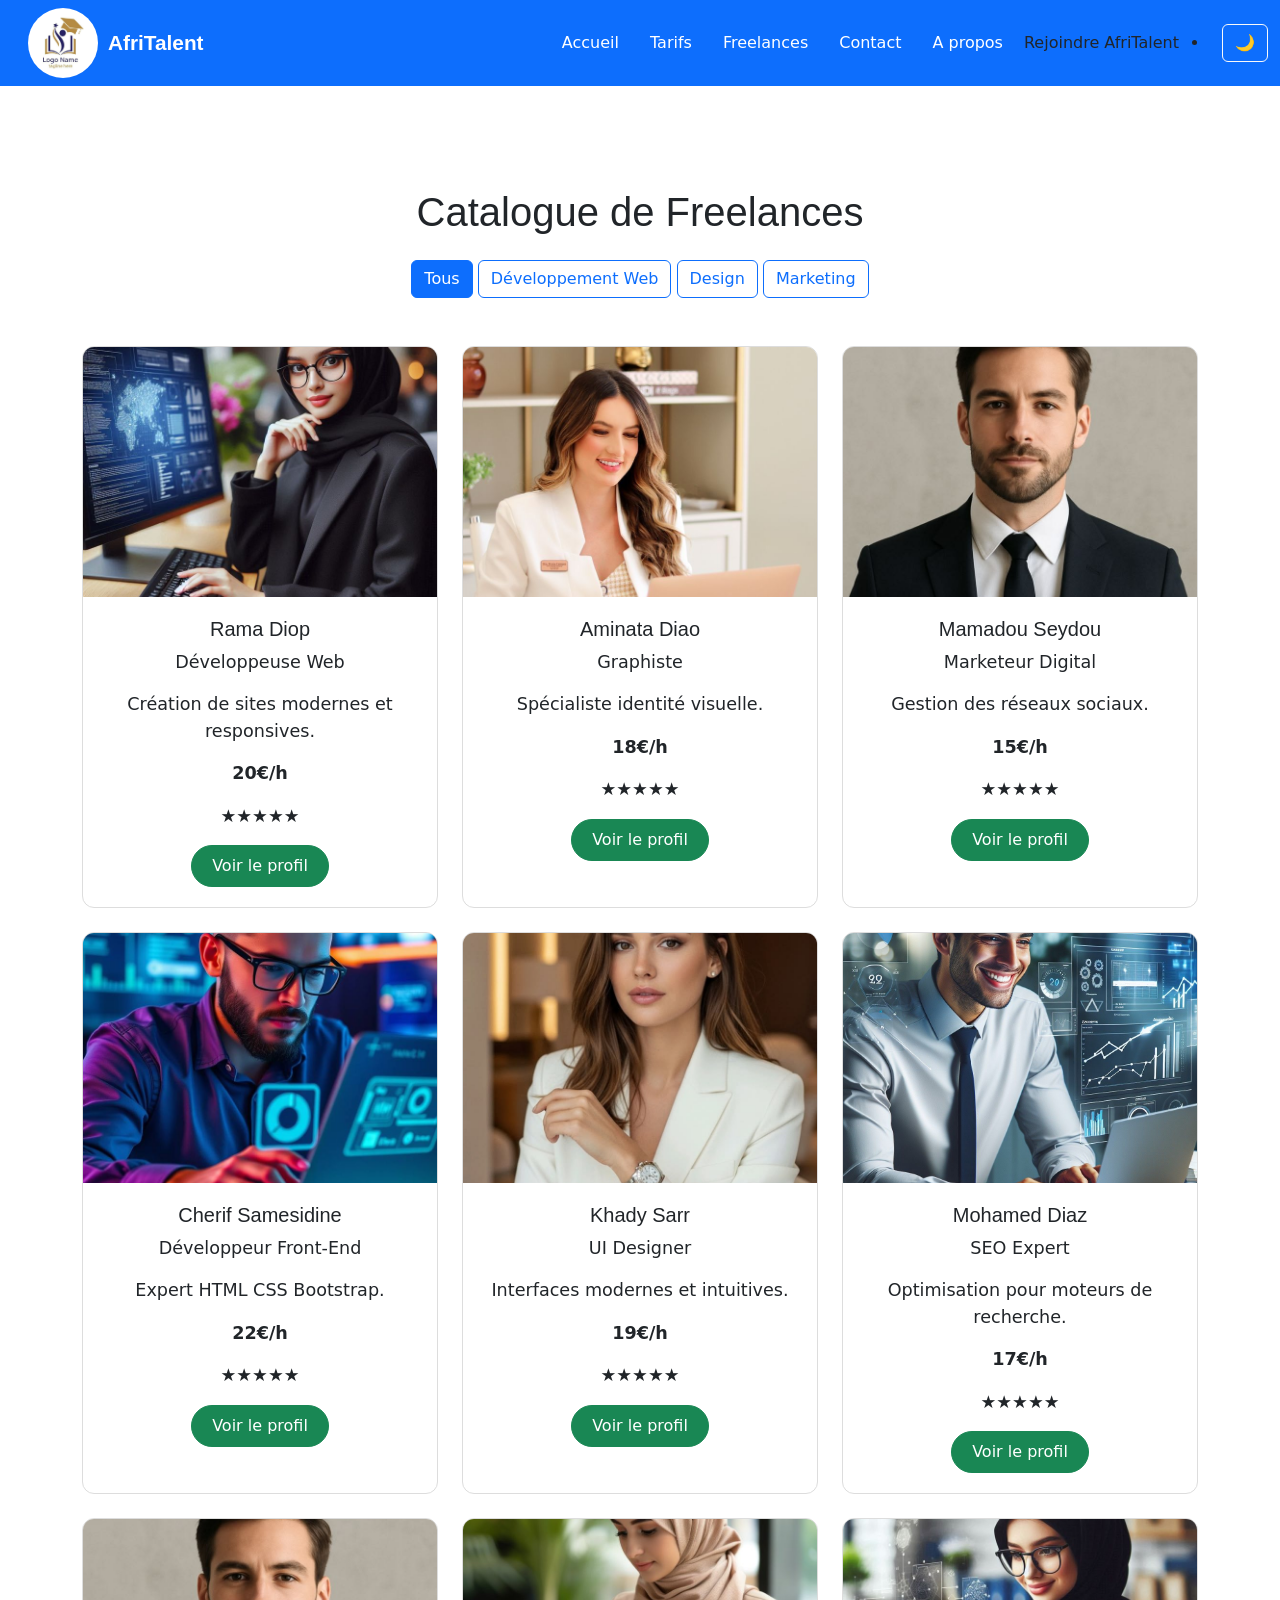
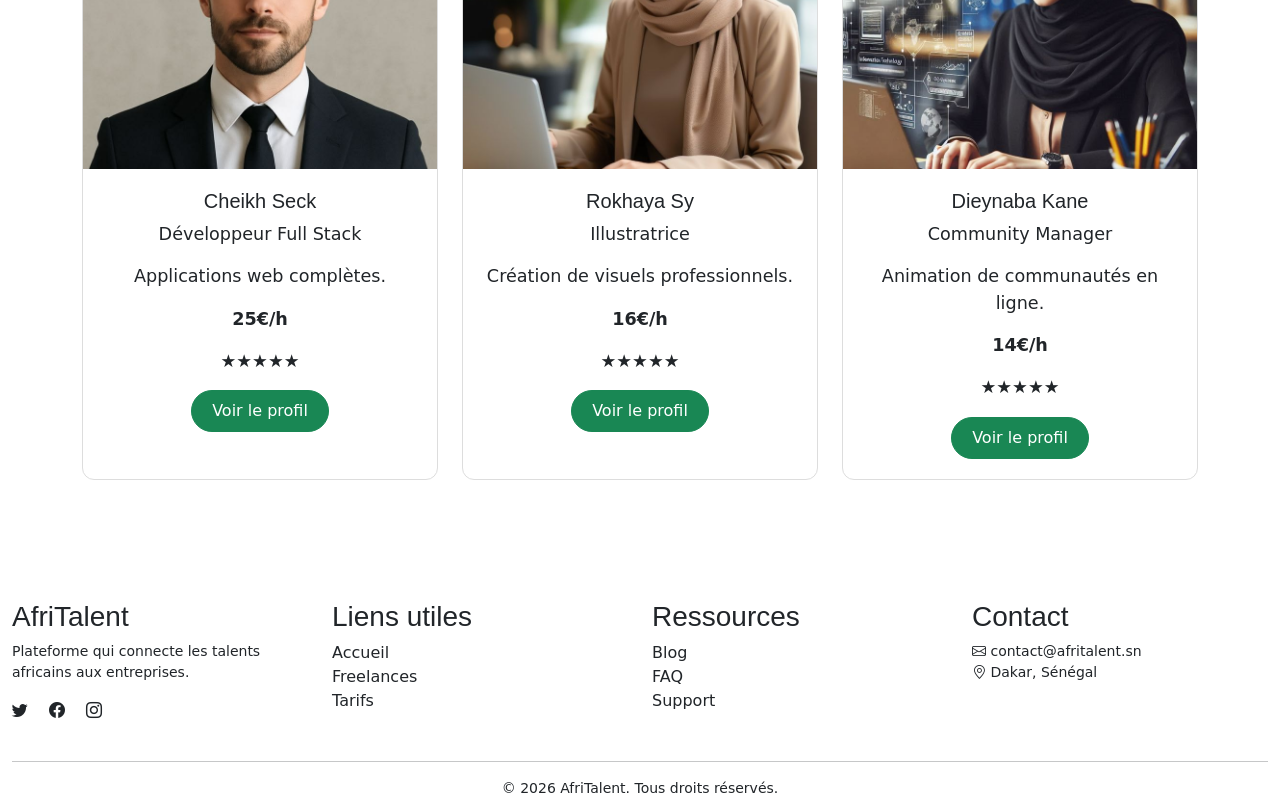
<file: freelances.html>
<!DOCTYPE html>
<html lang="fr">

<head>
    <meta charset="UTF-8">
    <meta name="viewport" content="width=device-width, initial-scale=1.0">
    <title>AfriTalent — Accueil</title>
    <!-- Bootstrap 5 via CDN : feuille de style -->
    <link href="https://cdn.jsdelivr.net/npm/bootstrap@5.3.0/dist/css/bootstrap.min.css" rel="stylesheet">
    <link rel="stylesheet" href="css/style.css">
</head>

<body>
    <!-- =========================== HEADER ==================  -->
    <header>
        <!-- Boostrapp js + icones  -->
        <script src="https://cdn.jsdelivr.net/npm/bootstrap@5.3.0/dist/js/bootstrap.bundle.min.js"></script>
        <link href="https://cdn.jsdelivr.net/npm/bootstrap-icons/font/bootstrap-icons.css" rel="stylesheet">
        <!-- Navigation principal   -->
        <link rel="stylesheet" href="https://cdn.jsdelivr.net/npm/bootstrap-icons@1.11.3/font/bootstrap-icons.css">
        <nav class="navbar navbar-expand-lg   bg-primary navbar-dark fixed-top">
            <div class="container-fluid">
                <!-- Logo ou Nom principale -->
                <a class="navbar-brand" href="#"></a>
                <!-- Boutt menu mobile  -->
                <button class="navbar-toggler" type="button" data-bs-toggle="collapse" data-bs-target="#nav-Menu"
                    aria-controls="nav-Menu" aria-expanded="false" aria-label="Toggle navigation">
                    <span class="navbar-toggler-icon"></span>
                </button>
                <!-- LA ZONE LOGO -->
                <div class="logo">
                    <!-- Image Logo -->
                    <img src="images/AfriTalent.jpg" height="70" alt="logo" class="logo AfriTalent">
                    <!-- texte Logo -->
                    <span class="nom-de-logo">AfriTalent</span>

                </div>
                <!-- MENU navigation -->
                <div class="collapse navbar-collapse" id="nav-Menu">
                    <ul class="navbar-nav ms-auto">
                        <!-- Liens du menu -->
                        <li class="nav-item"><a class="nav-link" href="index.html">Accueil</a></li>
                        <li class="nav-item"><a class="nav-link" href="tarifs.html">Tarifs</a></li>
                        <li class="nav-item"><a class="nav-link" href="freelances.html">Freelances</a></li>
                        <li class="nav-item"><a class="nav-link" href="contact.html">Contact</a></li>
                        <li class="nav-item"><a class="nav-link" href="about.html">A propos</a></li>
                        <!-- Bouton Rejoindre AfriTalent -->
                        <li>
                            <a href="index.html" class="btn">Rejoindre AfriTalent</a>
                        </li>
                        <!-- Button changement theme sombre -->

                        </li>

                        </li>
                    </ul>
                    <!-- Bouton retour en haut -->
                    <li class="nav-item">
                        <button id="theme-toggle" class="btn btn-outline-light ms-2">🌙</button>
                    </li>

                    <button id="top-btn">↑</button>
                </div>
            </div>
        </nav>
    </header>
    <!-- ====================== Section catalogue ==================       -->

    <title>Catalogue de freelances</title>

    <link href="https://cdn.jsdelivr.net/npm/bootstrap@5.3.3/dist/css/bootstrap.min.css" rel="stylesheet">


    <!-- Tcitre pages  -->
    <div class="container py-5">

        <h1 class="text-center mb-4">Catalogue de Freelances</h1>

        <!-- BARRE DE FILTRES -->
        <div class="text-center mb-5">
            <button class="btn btn-primary filter-btn" data-category="all">Tous</button>
            <button class="btn btn-outline-primary filter-btn" data-category="web">Développement Web</button>
            <button class="btn btn-outline-primary filter-btn" data-category="design">Design</button>
            <button class="btn btn-outline-primary filter-btn" data-category="marketing">Marketing</button>
        </div>

        <!-- GRILLE DE PROFILS -->
        <div class="row g-4">

            <!-- Profil 1 -->
            <div class="col-12 col-md-6 col-lg-4 profile web">
                <div class="card h-100">
                    <img src="images/avatar3.jpg" class="card-img-top" alt="Rama Diop">
                    <div class="card-body">
                        <h5>Rama Diop</h5>
                        <p>Développeuse Web</p>
                        <p>Création de sites modernes et responsives.</p>
                        <p><strong>20€/h</strong></p>
                        <!-- les 5 Etoiles  -->
                        <p> &#9733;&#9733;&#9733;&#9733;&#9733;</p>
                        <a href="#" class="btn btn-success">Voir le profil</a>
                    </div>
                </div>
            </div>

            <!-- Profil 2 -->
            <div class="col-12 col-md-6 col-lg-4 profile design">
                <div class="card h-100">
                    <img src="images/avatar5.jpg" class="card-img-top" alt="Aminata Diao">
                    <div class="card-body">
                        <h5>Aminata Diao</h5>
                        <p>Graphiste</p>
                        <p>Spécialiste identité visuelle.</p>
                        <p><strong>18€/h</strong></p>
                        <!-- les 5 Etoiles  -->
                        <p> &#9733;&#9733;&#9733;&#9733;&#9733;</p>
                        <a href="#" class="btn btn-success">Voir le profil</a>
                    </div>
                </div>
            </div>

            <!-- Profil 3 -->
            <div class="col-12 col-md-6 col-lg-4 profile marketing">
                <div class="card h-100">
                    <img src="images/avatar8.jpg" class="card-img-top" alt="Mamadou Seydou">
                    <div class="card-body">
                        <h5>Mamadou Seydou</h5>
                        <p>Marketeur Digital</p>
                        <p>Gestion des réseaux sociaux.</p>
                        <p><strong>15€/h</strong></p>
                        <!-- les 5 etoiles  -->
                        <p> &#9733;&#9733;&#9733;&#9733;&#9733;</p>
                        <a href="#" class="btn btn-success">Voir le profil</a>
                    </div>
                </div>
            </div>

            <!-- Profil 4 -->
            <div class="col-12 col-md-6 col-lg-4 profile web">
                <div class="card h-100">
                    <img src="images/avatar16.jpg" class="card-img-top" alt="Cherif Diao">
                    <div class="card-body">
                        <h5>Cherif Samesidine</h5>
                        <p>Développeur Front-End</p>
                        <p>Expert HTML CSS Bootstrap.</p>
                        <p><strong>22€/h</strong></p>
                        <!-- Les 5VEtoiles -->
                        <p> &#9733;&#9733;&#9733;&#9733;&#9733;</p>
                        <a href="#" class="btn btn-success">Voir le profil</a>
                    </div>
                </div>
            </div>

            <!-- Profil 5 -->
            <div class="col-12 col-md-6 col-lg-4 profile design">
                <div class="card h-100">
                    <img src="images/avatar4.jpg" class="card-img-top" alt="Khady Sarr">
                    <div class="card-body">
                        <h5>Khady Sarr</h5>
                        <p>UI Designer</p>
                        <p>Interfaces modernes et intuitives.</p>
                        <p><strong>19€/h</strong></p>
                        <!-- les 5 Etoiles  -->
                        <p> &#9733;&#9733;&#9733;&#9733;&#9733;</p>
                        <a href="#" class="btn btn-success">Voir le profil</a>
                    </div>
                </div>
            </div>

            <!-- Profil 6 -->
            <div class="col-12 col-md-6 col-lg-4 profile marketing">
                <div class="card h-100">
                    <img src="images/avatar14.jpg" class="card-img-top" alt="Mohamed Diaz">
                    <div class="card-body">
                        <h5>Mohamed Diaz</h5>
                        <p>SEO Expert</p>
                        <p>Optimisation pour moteurs de recherche.</p>
                        <p><strong>17€/h</strong></p>
                        <!-- les 5 Etoiles  -->
                        <p> &#9733;&#9733;&#9733;&#9733;&#9733;</p>
                        <a href="#" class="btn btn-success">Voir le profil</a>
                    </div>
                </div>
            </div>

            <!-- Profil 7 -->
            <div class="col-12 col-md-6 col-lg-4 profile web">
                <div class="card h-100">
                    <img src="images/avatar8.jpg" class="card-img-top" alt="Cheikh Seck">
                    <div class="card-body">
                        <h5>Cheikh Seck</h5>
                        <p>Développeur Full Stack</p>
                        <p>Applications web complètes.</p>
                        <p><strong>25€/h</strong></p>
                        <!-- les 5 Etoiles  -->
                        <p> &#9733;&#9733;&#9733;&#9733;&#9733;</p>
                        <a href="#" class="btn btn-success">Voir le profil</a>
                    </div>
                </div>
            </div>

            <!-- Profil 8 -->
            <div class="col-12 col-md-6 col-lg-4 profile design">
                <div class="card h-100">
                    <img src="images/avatar11.jpg" class="card-img-top" alt="Rokaya Sy">
                    <div class="card-body">
                        <h5>Rokhaya Sy</h5>
                        <p>Illustratrice</p>
                        <p>Création de visuels professionnels.</p>
                        <p><strong>16€/h</strong></p>
                        <!-- les 5 Etoiles  -->
                        <p> &#9733;&#9733;&#9733;&#9733;&#9733;</p>
                        <a href="#" class="btn btn-success">Voir le profil</a>
                    </div>
                </div>
            </div>

            <!-- Profil 9 -->
            <div class="col-12 col-md-6 col-lg-4 profile marketing">
                <div class="card h-100">
                    <img src="images/avatar10.jpg" class="card-img-top" alt="Dieynaba Kane">
                    <div class="card-body">
                        <h5>Dieynaba Kane</h5>
                        <p>Community Manager</p>
                        <p>Animation de communautés en ligne.</p>
                        <p><strong>14€/h</strong></p>
                        <!-- les 5 Etoiles  -->
                        <p> &#9733;&#9733;&#9733;&#9733;&#9733;</p>
                        <a href="#" class="btn btn-success">Voir le profil</a>
                    </div>
                </div>
            </div>

        </div>

    </div>

    <!-- /Section FOOTER// -->

    <footer class=" pt-4 pb-2 mt-5">
        <div class="container-fluid">
            <div class="row">

                <!-- Colonne 1 : AfriTalent -->
                <div class="col-md-3 mb-3">
                    <h3>AfriTalent</h3>
                    <p class="small">Plateforme qui connecte les talents africains aux entreprises.</p>
                    <a href="#" class="text-dark me-3"><i class="bi bi-twitter"></i></a>
                    <a href="#" class="text-dark me-3"><i class="bi bi-facebook"></i></a>
                    <a href="#" class="text-dark"><i class="bi bi-instagram"></i></a>
                </div>

                <!-- Colonne 2 : Liens utiles -->
                <div class="col-md-3 mb-3">
                    <h3>Liens utiles</h3>
                    <ul class="list-unstyled">
                        <li><a href="index.html" class="text-dark text-decoration-none">Accueil</a></li>
                        <li><a href="freelances.html" class="text-dark text-decoration-none">Freelances</a></li>
                        <li><a href="tarifs.html"class="text-dark text-decoration-none">Tarifs</a></li>
                    </ul>
                </div>

                <!-- Colonne 3 : Ressources -->
                <div class="col-md-3 mb-3">
                    <h3>Ressources</h3>
                    <ul class="list-unstyled">
                        <li><a href="#" class="text-dark text-decoration-none">Blog</a></li>
                        <li><a href="#" class="text-dark text-decoration-none">FAQ</a></li>
                        <li><a href="#" class="text-dark text-decoration-none">Support</a></li>
                    </ul>
                </div>

                <!-- Colonne 4 : Contact -->
                <div class="col-md-3 mb-3">
                    <h3>Contact</h3>
                    <p class="small text-dark text-decoration-none">
                        <i class="bi bi-envelope"></i> contact@afritalent.sn<br>
                        <i class="bi bi-geo-alt"></i> Dakar, Sénégal
                    </p>
                </div>

            </div>

            <!-- Ligne copyright avec année dynamique -->
            <hr class="bg-secondary">
            <p class="text-center small mb-0">
                © <span id="year"></span> AfriTalent. Tous droits réservés.
            </p>
        </div>


    </footer>

    <script>
        document.getElementById('year').textContent = new Date().getFullYear();
    </script>
    <link href="https://cdn.jsdelivr.net/npm/bootstrap-icons/font/bootstrap-icons.css" rel="stylesheet">
    <script src="js/main.js"></script>


    </header>
</body>

</html>
</file>
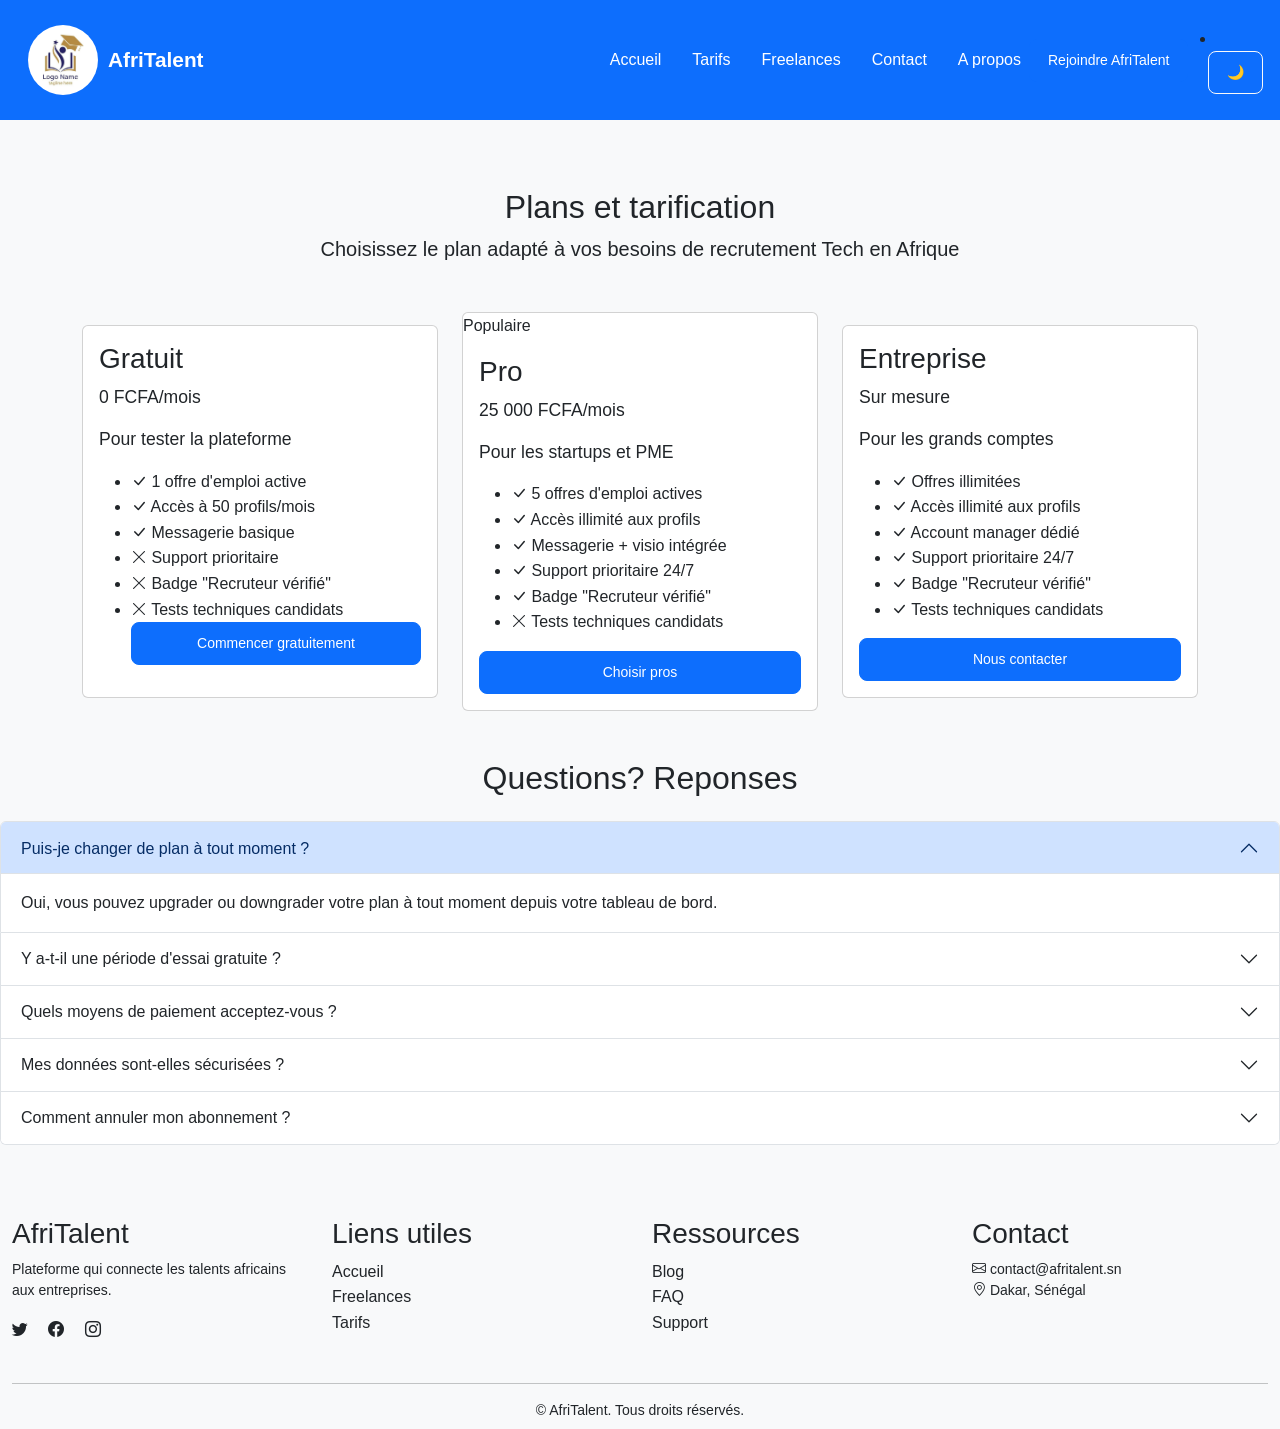
<file: tarifs.html>
<!DOCTYPE html>
<html lang="fr">

<head>
  <meta charset="UTF-8">
  <meta name="viewport" content="width=device-width, initial-scale=1.0">
  <title>AfriTalent — Accueil</title>
  <!-- Bootstrap 5 via CDN : feuille de style -->
  <link href="https://cdn.jsdelivr.net/npm/bootstrap@5.3.0/dist/css/bootstrap.min.css" rel="stylesheet">
  <link rel="stylesheet" href="css/style.css">
</head>

<body>

  <!-- Boostrap js  -->
  <script src="https://cdn.jsdelivr.net/npm/bootstrap@5.3.0/dist/js/bootstrap.bundle.min.js"></script>
  <!-- Boostrap icons  -->
  <link href="https://cdn.jsdelivr.net/npm/bootstrap-icons/font/bootstrap-icons.css" rel="stylesheet">
  <!-- ======================NAVBAR =============== -->
  <nav class="navbar navbar-expand-lg   bg-primary navbar-dark fixed-top">
    <div class="container-fluid">
      <!-- Button  logo  -->
      <a class="navbar-brand" href="#"></a>
      <!-- Menu responsive  -->
      <button class="navbar-toggler" type="button" data-bs-toggle="collapse" data-bs-target="#nav-Menu"
        aria-controls="nav-Menu" aria-expanded="false" aria-label="Toggle navigation">
        <span class="navbar-toggler-icon"></span>
      </button>
      <!-- Logo AfriTalent -->
      <div class="logo">
        <img src="images/AfriTalent.jpg" height="70" alt="logo" class="logo AfriTalent" />
        <span class="nom-de-logo">AfriTalent</span>
      </div>
      <!-- Les liens -->
      <div class="collapse navbar-collapse" id="nav-Menu">
        <ul class="navbar-nav ms-auto">
          <li class="nav-item"><a class="nav-link" href="index.html">Accueil</a></li>
          <li class="nav-item"><a class="nav-link" href="tarifs.html">Tarifs</a></li>
          <li class="nav-item"><a class="nav-link" href="freelances.html">Freelances</a></li>
          <li class="nav-item"><a class="nav-link" href="contact.html">Contact</a></li>
          <li class="nav-item"><a class="nav-link" href="about.html">A propos</a></li>
          <li>
            <!-- Boutton rejoindre  -->
            <a href="index.html" class="btn">Rejoindre AfriTalent</a>
          </li>
        </ul>
      </div>
    </div>
    </div>
    <!-- Dark mode sombre  -->

    <li class="nav-item">
      <button id="theme-toggle" class="btn btn-outline-light ms-2">🌙</button>
    </li>
    <!-- boutton retour en haut  -->
    <button id="top-btn">↑</button>
  </nav>


  <!-- SECTION TARIFS : 3 PLANS EN CARTES -->
  <section class="py-5" id="tarifs">
    <div class="container">
      <div class="text-center mb-5">
        <h2>Plans et tarification</h2>
        <p class="lead">Choisissez le plan adapté à vos besoins de recrutement Tech en Afrique</p>
      </div>

      <div class="row g-4 justify-content-center align-items-center">

        <!-- CARTE 1 : GRATUIT -->
        <div class="col-lg-4 col-md-6">
          <div class="card tarif-card h-100">
            <div class="card-body">
              <!-- nom du plan -->
              <h3 class="card-title">Gratuit</h3>
              <!-- prix mensuel fictif -->
              <p class="prix">0 FCFA<span>/mois</span></p>
              <p class="description">Pour tester la plateforme</p>
              <!-- liste de fonctionnalités avec icônes check/cross -->
              <ul class="features">
                <li><i class="bi bi-check-lg"></i> 1 offre d'emploi active</li>
                <li><i class="bi bi-check-lg"></i> Accès à 50 profils/mois</li>
                <li><i class="bi bi-check-lg"></i> Messagerie basique</li>
                <li class="disabled"><i class="bi bi-x-lg"></i> Support prioritaire</li>
                <li class="disabled"><i class="bi bi-x-lg"></i> Badge "Recruteur vérifié"</li>
                <li class="disabled"><i class="bi bi-x-lg"></i> Tests techniques candidats</li>
                <!-- bouton CTA -->
                <a href="#" class="btn btn-outline-primary w-100">Commencer gratuitement</a>
            </div>
          </div>
        </div>

        <!-- CARTE 2 : PRO - PLAN RECOMMANDÉ -->
        <div class="col-lg-4 col-md-6">
          <!-- carte tarif  -->
          <div class="card tarif-card populaire h-100">
            <!-- badge « Populaire » -->
            <span class="badge-populaire">Populaire</span>
            <div class="card-body">
              <!-- nom du plan  -->
              <h3 class="card-title">Pro</h3>
              <!-- prix  -->
              <p class="prix">25 000 FCFA<span>/mois</span></p>
              <!-- Description  -->
              <p class="description">Pour les startups et PME</p>
              <ul class="features">
                <!-- Listes avantage  -->
                <li><i class="bi bi-check-lg"></i> 5 offres d'emploi actives</li>
                <li><i class="bi bi-check-lg"></i> Accès illimité aux profils</li>
                <li><i class="bi bi-check-lg"></i> Messagerie + visio intégrée</li>
                <li><i class="bi bi-check-lg"></i> Support prioritaire 24/7</li>
                <li><i class="bi bi-check-lg"></i> Badge "Recruteur vérifié"</li>
                <li class="disabled"><i class="bi bi-x-lg"></i> Tests techniques candidats</li>
              </ul>
              <a href="#" class="btn btn-primary w-100"> Choisir pros</a>
            </div>
          </div>
        </div>

        <!-- CARTE 3 : ENTREPRISE -->
        <div class="col-lg-4 col-md-6">
          <!-- Carte tarif  -->
          <div class="card tarif-card h-100">
            <div class="card-body">
              <!-- Nom du plan  -->
              <h3 class="card-title">Entreprise</h3>
              <!-- prix  -->
              <p class="prix">Sur mesure</p>
              <!-- Description  -->
              <p class="description">Pour les grands comptes</p>
              <ul class="features">
                <!-- liste  avantage  -->
                <li><i class="bi bi-check-lg"></i> Offres illimitées</li>
                <li><i class="bi bi-check-lg"></i> Accès illimité aux profils</li>
                <li><i class="bi bi-check-lg"></i> Account manager dédié</li>
                <li><i class="bi bi-check-lg"></i> Support prioritaire 24/7</li>
                <li><i class="bi bi-check-lg"></i> Badge "Recruteur vérifié"</li>
                <li><i class="bi bi-check-lg"></i> Tests techniques candidats</li>
              </ul>
              <a href="contact.html" class="btn btn-outline-primary w-100">Nous contacter</a>
            </div>
          </div>
        </div>

      </div>
    </div>
  </section>


  <!-- FAQ en accordion Bootstrap -->
  <!-- Titre FAQ  -->
  <h2 class="text-center mb-4">Questions? Reponses</h2>
  <!-- Accordion  Boostrap  -->
  <div class="accordion" id="faqAccordion">

    <div class="accordion-item">
      <!-- Question1 -->
      <h2 class="accordion-header">

        <button class="accordion-button" type="button" data-bs-toggle="collapse" data-bs-target="#faq1">
          Puis-je changer de plan à tout moment ?
        </button>
      </h2>
      <div id="faq1" class="accordion-collapse collapse show" data-bs-parent="#faqAccordion">
        <div class="accordion-body">Oui, vous pouvez upgrader ou downgrader votre plan à tout moment depuis votre
          tableau de bord.</div>
      </div>
    </div>
    <!-- Question 2  -->
    <div class="accordion-item">
      <h2 class="accordion-header">
        <button class="accordion-button collapsed" type="button" data-bs-toggle="collapse" data-bs-target="#faq2">
          Y a-t-il une période d'essai gratuite ?
        </button>
      </h2>
      <div id="faq2" class="accordion-collapse collapse" data-bs-parent="#faqAccordion">
        <div class="accordion-body">Le plan Gratuit est disponible à vie. Pour le plan Pro, vous avez 14 jours d’essai
          offerts.</div>
      </div>
    </div>
    <!-- Question 3  -->
    <div class="accordion-item">
      <h2 class="accordion-header">
        <button class="accordion-button collapsed" type="button" data-bs-toggle="collapse" data-bs-target="#faq3">
          Quels moyens de paiement acceptez-vous ?
        </button>
      </h2>
      <div id="faq3" class="accordion-collapse collapse" data-bs-parent="#faqAccordion">
        <div class="accordion-body">Nous acceptons Orange Money, Wave, cartes Visa/Mastercard et virements bancaires.
        </div>
      </div>
    </div>

    <div class="accordion-item">
      <h2 class="accordion-header">
        <button class="accordion-button collapsed" type="button" data-bs-toggle="collapse" data-bs-target="#faq4">
          Mes données sont-elles sécurisées ?
        </button>
      </h2>
      <div id="faq4" class="accordion-collapse collapse" data-bs-parent="#faqAccordion">
        <div class="accordion-body">Toutes les données sont chiffrées et hébergées sur des serveurs sécurisés conformes
          RGPD.</div>
      </div>
    </div>
    <!-- Question5  -->
    <div class="accordion-item">
      <h2 class="accordion-header">
        <button class="accordion-button collapsed" type="button" data-bs-toggle="collapse" data-bs-target="#faq5">
          Comment annuler mon abonnement ?
        </button>
      </h2>
      <div id="faq5" class="accordion-collapse collapse" data-bs-parent="#faqAccordion">
        <div class="accordion-body">Vous pouvez annuler en 1 clic depuis les paramètres de votre compte. Aucun frais
          caché.</div>
      </div>
    </div>

  </div>
  </div>

  <script src="https://cdn.jsdelivr.net/npm/bootstrap@5.3.3/dist/js/bootstrap.bundle.min.js"></script>
  <footer class=" pt-4 pb-2 mt-5">
    <div class="container-fluid">
      <div class="row">

        <!-- Colonne 1 : AfriTalent -->
        <div class="col-md-3 mb-3">
          <h3>AfriTalent</h3>
          <p class="small">Plateforme qui connecte les talents africains aux entreprises.</p>
          <a href="#" class="text-dark me-3"><i class="bi bi-twitter"></i></a>
          <a href="#" class="text-dark me-3"><i class="bi bi-facebook"></i></a>
          <a href="#" class="text-dark"><i class="bi bi-instagram"></i></a>
        </div>

        <!-- Colonne 2 : Liens utiles -->
        <div class="col-md-3 mb-3">
          <h3>Liens utiles</h3>
          <ul class="list-unstyled">
            <li><a href="index.html" class="text-dark text-decoration-none">Accueil</a></li>
            <li><a href="freelances.html" class="text-dark text-decoration-none">Freelances</a></li>
            <li><a href="tarifs.html" class="text-dark text-decoration-none">Tarifs</a></li>
          </ul>
        </div>

        <!-- Colonne 3 : Ressources -->
        <div class="col-md-3 mb-3">
          <h3>Ressources</h3>
          <ul class="list-unstyled">
            <li><a href="#" class="text-dark text-decoration-none">Blog</a></li>
            <li><a href="#" class="text-dark text-decoration-none">FAQ</a></li>
            <li><a href="#" class="text-dark text-decoration-none">Support</a></li>
          </ul>
        </div>

        <!-- Colonne 4 : Contact -->
        <div class="col-md-3 mb-3">
          <h3>Contact</h3>
          <p class="small text-dark text-decoration-none">
            <i class="bi bi-envelope"></i> contact@afritalent.sn<br>
            <i class="bi bi-geo-alt"></i> Dakar, Sénégal
          </p>
        </div>

      </div>

      <!-- Ligne copyright avec année dynamique -->
      <hr class="bg-secondary">
      <p class="text-center small mb-0">
        © <span id="year"></span> AfriTalent. Tous droits réservés.
      </p>
    </div>
  </footer>
  <script src="js/main.js"></script>



</body>

</html>
</file>
<file: css/style.css>
/* =======================COMMIT3========================= */
/* Variables */
:root {
    /* ======================  VARIABLE GLOBAL ================= */

    --primary-color: #0d6efd;
    --secondary-color: #6c757d;
    --accent-color: #ffc107;
    --dark-color: #212529;
    --light-color: #f8f9fa;
    --white-color: #ffffff;
    /* ================POLICE UTILISE ================== */
    --font-title: 'Poppins', sans-serif;
    --font-text: 'Inter', sans-serif;
    /* ==================  ESPACEMENT STANDARS ============ */
    --spacing-sm: 10px;
    --spacing-md: 20px;
    --spacing-lg: 40px;
}

/* ====================Reset  CSS================ */
/* SUPPRIME LES MARGES ET PADING PAR DEFAUT DU NAVIGATEUR    */
* {
    margin: 0;
    padding: 0;
    box-sizing: border-box;
}

/* ==============STYLE GENERAL DU SITE ===================== */
/* Base */
body {
    /* POLICES PRINCIPAL  */
    font-family: var(--font-text);
    /* Couleur de fond  */
    background-color: var(--light-color);
    /* couleur du texte  */
    color: var(--dark-color);
    /* espacement entre les lignes  */
    line-height: 1.6;
}

/* Titres  */
h1,
h2,
h3,
h4,
h5,
h6 {
    font-family: var(--font-title);
}

/* Liens  */
a {
    /* Enleve le soulignement  */
    text-decoration: none;
}

/* images  */
img {
    /* Empechement l'image de depasser  */
    max-width: 100%;
    /* Evites les espacement blancs  */
    display: block;
}

/* /==================* Navbar===============  */
.navbar {
    /* Espacement interne de la barre  */
    padding: 15px 30px;
}

/* Bloc contenant logo + texte  */
.logo {
    display: flex;
    align-items: center;
    gap: 10px;
}

/* Images du logo  */
.logo img {
    width: 70px;
    height: 70px;
    /* Rend l'images ronde  */
    border-radius: 50%;
    /* garde la bonne proposition  */
    object-fit: cover;
}

/* texte Afritalent  */

.nom-de-logo {
    color: white;
    font-size: 1.3rem;
    font-weight: 700;
    font-family: var(--font-title);
}

/* Menu nav bar  */
.navbar-nav {
    /* centre vertical  */
    align-items: center;
}

/* Menu liens   */
.navbar-nav .nav-link {
    color: white !important;
    font-weight: 500;
    /* Espacement entre les liens  */
    margin-left: 15px;
}

/* Effet au survol  */
.navbar-nav .nav-link:hover {
    color: var(--accent-color) !important;
}



/* ======================= COMMIT4======================= */



/* =================* hero=================  */
.hero {
    padding: 80px 5%;
}

/* conteneur hero */
.hero-container {
    display: flex;
    align-items: center;
    justify-content: space-between;
    gap: 50px;
}

/* texte hero  */
.hero-text {
    flex: 1;
}

.hero-text h1 {
    font-size: 3rem;
    margin-bottom: 20px;
}

.hero-text p {
    font-size: 1.1rem;
    line-height: 1.8;
    margin-bottom: 25px;
}

/* button  */
.btn {
    display: inline-block;
    padding: 12px 24px;
    background-color: #0d6efd;
    color: white;
    text-decoration: none;
    border-radius: 8px;
}

/* images hero  */
.hero-image {
    flex: 1;
}

/* statistique */
.hero-image img {
    width: 100%;
    max-width: 500px;
    border-radius: 15px;
}

.hero-stats {
    display: flex;
    justify-content: center;
    gap: 20px;
    margin-top: 50px;
    flex-wrap: wrap;
}

.stat-card {
    background: white;
    padding: 20px 30px;
    border-radius: 10px;
    text-align: center;
    box-shadow: 0 4px 10px rgba(0, 0, 0, 0.1);
}

.stat-card h3 {
    font-size: 2rem;
    color: #0d6efd;
    margin-bottom: 10px;
}

/* =================comment ca marce============== */

#comment-ca-marche {
    background: #f8f9fa;
}

/* Grille  */
#comment-ca-marche .row {
    display: grid;
    grid-template-columns: repeat(auto-fit, minmax(250px, 1fr));
    gap: 25px;
}

#comment-ca-marche .col-md-3 {
    width: 100%;
}

/* les cartes  */
#comment-ca-marche .card {
    border: none;
    border-radius: 20px;
    padding: 15px;
    height: 100%;
    background: white;
    box-shadow: 0 5px 15px rgba(0, 0, 0, 0.08);
    transition: all 0.3s ease;
}

/* Hover  */

#comment-ca-marche .card:hover {
    transform: translateY(-10px);
    box-shadow: 0 15px 30px rgba(0, 0, 0, 0.15);
}

/* Les icones  */
#comment-ca-marche i {
    font-size: 3rem;
    color: #0d6efd;
}

/* Texte  */
#comment-ca-marche h3 {
    font-size: 1.3rem;
    font-weight: 700;
    margin-top: 15px;
}

#comment-ca-marche p {
    color: #6c757d;
    line-height: 1.6;
}

/* categorie de service */
.service-card {
    background: white;
    padding: 25px;
    border-radius: 15px;
    box-shadow: 0 4px 10px rgba(0, 0, 0, 0.1);
    transition: all 0.3s ease;
    height: 100%;
}

/* HOVER  */
.service-card:hover {
    transform: translateY(-10px);
    box-shadow: 0 10px 20px rgba(0, 0, 0, 0.15);
}

/* TITRE H3  */
.service-card h3 {
    color: #0d6efd;

    .service-card {
        background: white;
        padding: 25px;
        border-radius: 15px;
        box-shadow: 0 4px 10px rgba(0, 0, 0, 0.1);
        transition: all 0.3s ease;
        height: 100%;
    }
}

.service-card:hover {
    transform: translateY(-10px);
    box-shadow: 0 10px 20px rgba(0, 0, 0, 0.15);
}

.service-card h3 {
    color: #0d6efd;
}

/*  la partie temoignages */

.testimonial-card {
    border-radius: 20px;
    background: #fff;
    transition: all 0.35s ease;
    min-height: 320px;
}

/* hover  */
.testimonial-card:hover {
    transform: translateY(-10px);
    box-shadow: 0 1rem 2rem rgba(0, 0, 0, 0.15) !important;
}

/* Avatar */

.testimonial-card .rounded-circle {
    transition: transform 0.3s ease;
}

.testimonial-card:hover .rounded-circle {
    transform: scale(1.1);
}

/* Nom */

.testimonial-card h5 {
    color: #212529;
    font-weight: 700;
}

/* Fonction */

.testimonial-card .small {
    letter-spacing: 0.5px;
}

/* Etoiles */

.text-warning {
    font-size: 1.2rem;
}

/* Citation */

.testimonial-card .fst-italic {
    line-height: 1.8;
    font-size: 1rem;
}

/* Carousel */

#carouselTemoignages {
    max-width: 900px;
    margin: auto;
}

/* Boutons précédent/suivant */

.carousel-control-prev,
.carousel-control-next {
    width: 8%;
}

.carousel-control-prev-icon,
.carousel-control-next-icon {
    background-color: #0d6efd;
    border-radius: 50%;
    padding: 1.2rem;
    background-size: 55%;
}

/* Indicateurs */

.carousel-indicators {
    margin-bottom: -1rem;
}

.carousel-indicators button {
    width: 12px !important;
    height: 12px !important;
    border-radius: 50%;
    opacity: 0.5;
    transition: all 0.3s ease;
}

.carousel-indicators button.active {
    opacity: 1;
    transform: scale(1.3);
    background-color: #0d6efd !important;
}

/* Animation apparition */

.carousel-item {
    transition: transform 0.6s ease-in-out;
}

/* Empêche le défilement horizontal */
html,
body {
    overflow-x: hidden;
    width: 100%;
}

/* partie Freelance */

/* Section profils */

.profile .card {
    border: 1px solid #ddd;
    border-radius: 12px;
    overflow: hidden;
    transition: 0.3s ease;
    height: 100%;
}

/* Effet hover  */
.profile .card:hover {
    transform: translateY(-8px);
    box-shadow: 0 8px 20px rgba(0, 0, 0, 0.15);
}

/* Images mêmes dimensions */
.profile img {
    height: 250px;
    width: 100%;
    object-fit: cover;
}

/* Corps de carte */
.profile .card-body {
    text-align: center;
    padding: 20px;
}

/* Bouton */
.profile .btn {
    border-radius: 30px;
    padding: 8px 20px;
}

/* Section Apropos */

/* SECTION EQUIPE */

.team-card {
    border: none;
    border-radius: 15px;
    overflow: hidden;
    transition: all 0.3s ease;
    padding-bottom: 20px;
}

/* effet hover */
.team-card:hover {
    transform: translateY(-10px);
    box-shadow: 0 10px 25px rgba(0, 0, 0, 0.15);
}

/* images */
.team-card img {
    height: 300px;
    width: 100%;
    object-fit: cover;
}

/* noms */
.team-card h4 {
    margin-top: 15px;
    font-size: 20px;
    font-weight: 600;
}

/* poste */
.poste {
    color: gray;
    margin-bottom: 15px;
}

/* réseaux */
.social-links a {
    font-size: 22px;
    margin: 0 10px;
    color: #198754;
    transition: 0.3s;
}

.social-links a:hover {
    color: black;
}



/* SECTION VALEURS about */

.valeur-card {
    background: white;
    border: 1px solid #ddd;
    border-radius: 12px;
    padding: 25px;
    text-align: center;
    height: 100%;
    transition: 0.3s;
}

/* effet hover */
.valeur-card:hover {
    transform: translateY(-5px);
    box-shadow: 0 5px 15px rgba(0, 0, 0, 0.12);
}

/* icônes */
.valeur-card i {
    font-size: 30px;
    color: #0d6efd;
    margin-bottom: 10px;
}

/* les 2 button  CTA du hero */
.btn1,
.btn2 {
    text-decoration: none;
    padding: 8px 16px;
    font-size: 14px;
    border-radius: 20px;
    font-weight: 500;
    display: inline-block;
    transition: 0.3s ease;
}

.btn1 {
    background-color: #0d6efd;
    color: white;
    margin-right: 8px;
}

.btn2 {
    background-color: white;
    color: #0d6efd;
    border: 1px solid #0d6efd;
}

.btn1:hover,
.btn2:hover {
    transform: translateY(-2px);
}





/* ===== COMMIT 5 : RESPONSIVE DESIGN ===== */

/* Empêche le scroll horizontal */
body {
    overflow-x: hidden;
}

/* -------- MOBILE FIRST (375px par défaut) -------- */

/* Textes */
h1 {
    font-size: 1.8rem;
}

p {
    font-size: 1rem;
    line-height: 1.5;
}

/* Images adaptatives */
img {
    max-width: 100%;
    height: auto;
}

/* Boutons */
.btn {
    font-size: 14px;
    padding: 10px 18px;
}

/* Navbar mobile */
@media (max-width: 767px) {

    .navbar-collapse {
        background: #0d6efd;
        /* bleu bootstrap */
        padding: 15px;
        border-radius: 8px;
        margin-top: 10px;
    }

    .navbar-nav {
        text-align: center;
    }

    .navbar-nav .nav-link {
        padding: 10px;
    }

    /* cartes en pleine largeur mobile */
    .card {
        margin-bottom: 20px;
    }

    /* sections moins espacées */
    section {
        padding: 30px 15px;
    }
}

/* -------- TABLETTE (768px) -------- */
@media (min-width: 768px) {

    h1 {
        font-size: 2.2rem;
    }

    p {
        font-size: 1rem;
    }

    section {
        padding: 50px 20px;
    }
}

/* -------- DESKTOP (1200px+) -------- */
@media (min-width: 1200px) {

    h1 {
        font-size: 2.5rem;
    }

    p {
        font-size: 1.1rem;
    }

    section {
        padding: 70px 30px;
    }
}





/* DARK MODE */
.dark-mode {
    background-color: #121212;
    color: white;
}

/* NAVBAR AU SCROLL */
.nav-scroll {
    background-color: #0d6efd !important;
    box-shadow: 0 4px 8px rgba(0, 0, 0, 0.3);
    padding: 5px 0;
    transition: all 0.3s ease;
}

/* BOUTON RETOUR EN HAUT */
#top-btn {
    position: fixed;
    bottom: 20px;
    right: 20px;
    display: none;
    border: none;
    padding: 10px 15px;
    cursor: pointer;
    border-radius: 50%;
}



/* ==================//COMMIT 6//================== */
/* Navbar annimation au srcroll  */
.navbar {
    /* transition  fluid  */
    transition: all 0.3s ease;
    /* taille navbar  */
    padding: 25px 0;
}

/* navbar apres defilement  */
.navbar-scrolled {
    /* navbar plus petit  */
    padding: 10px 0 !important;
    /* ombre legere  */
    box-shadow: 0 4px 15px rgba(0, 0, 0, 0.2);
    /* couleur au scroll  */
    background-color: #0a58ca !important;
}

/* decale le contenu sous navbar fixe  */

body {

    /* 70px navbar bleue + 70px barre filtres */
    padding-top: 140px;
}
</file>
